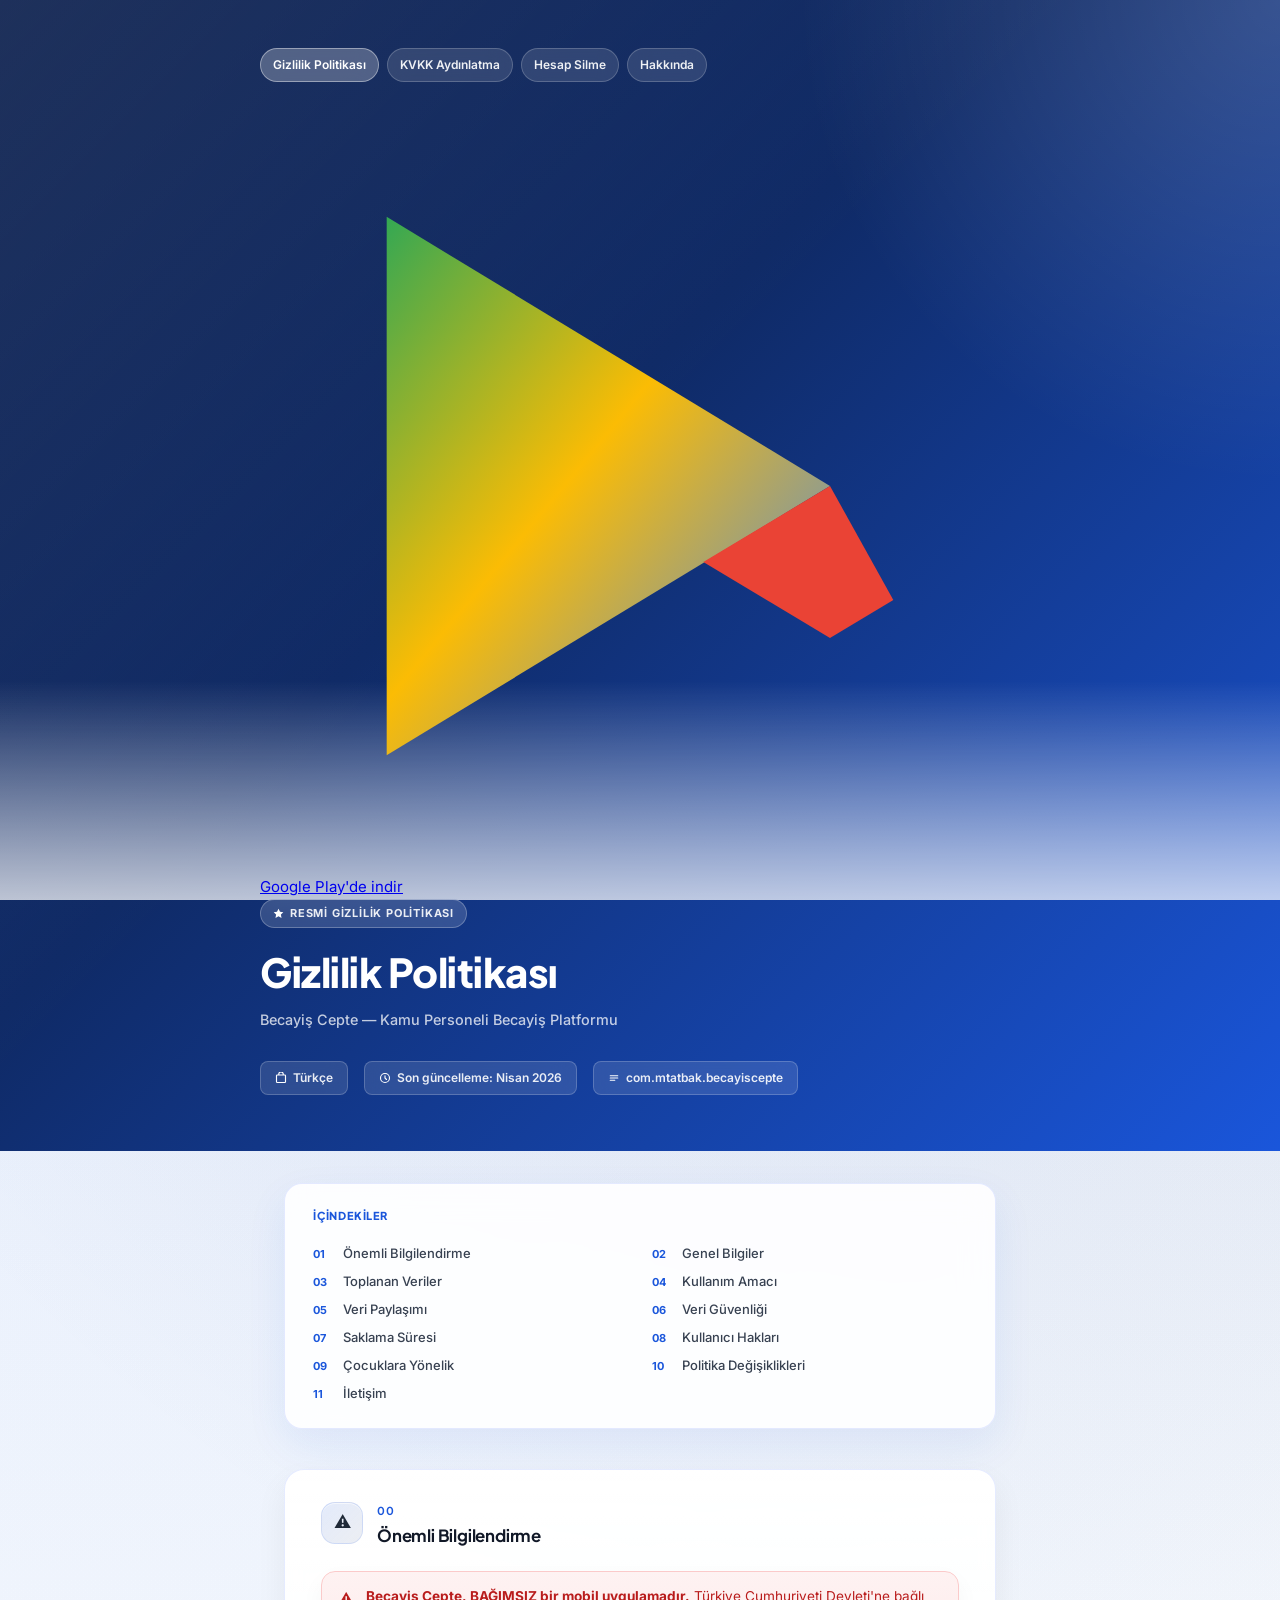
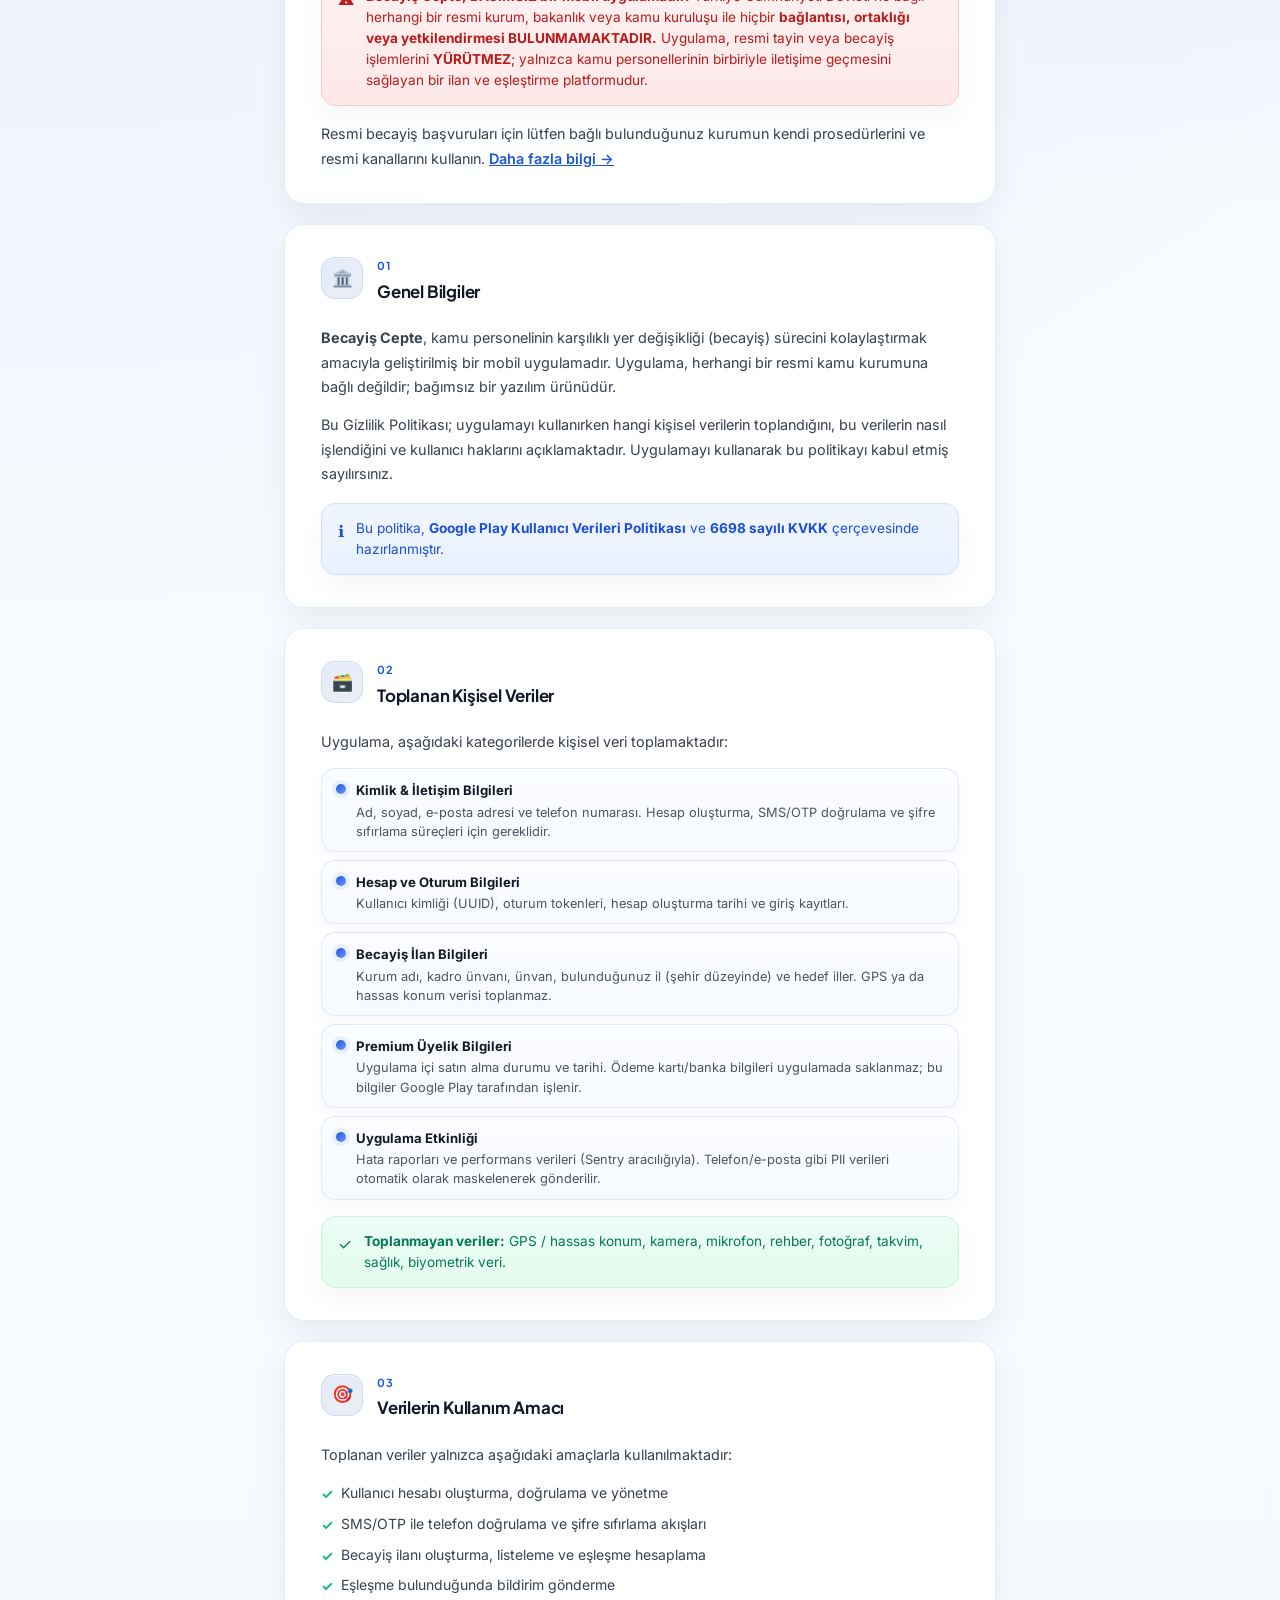
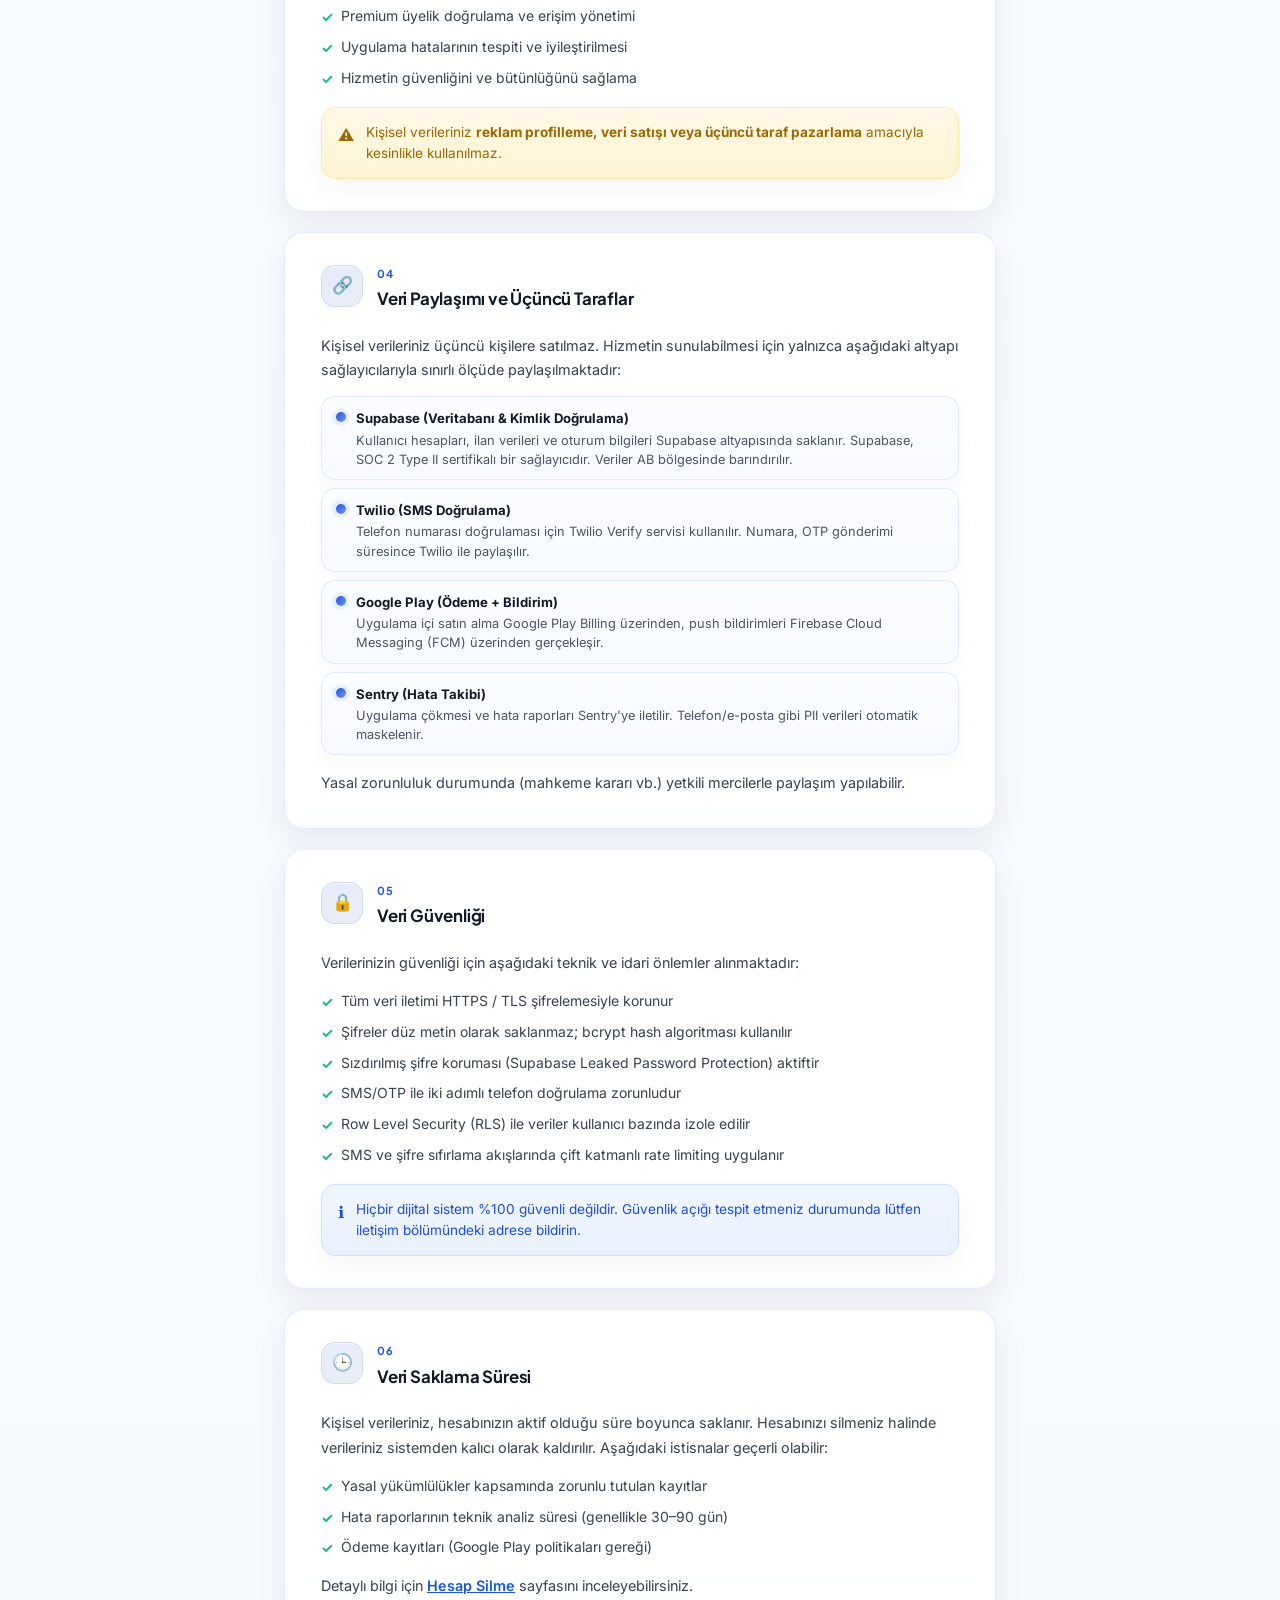
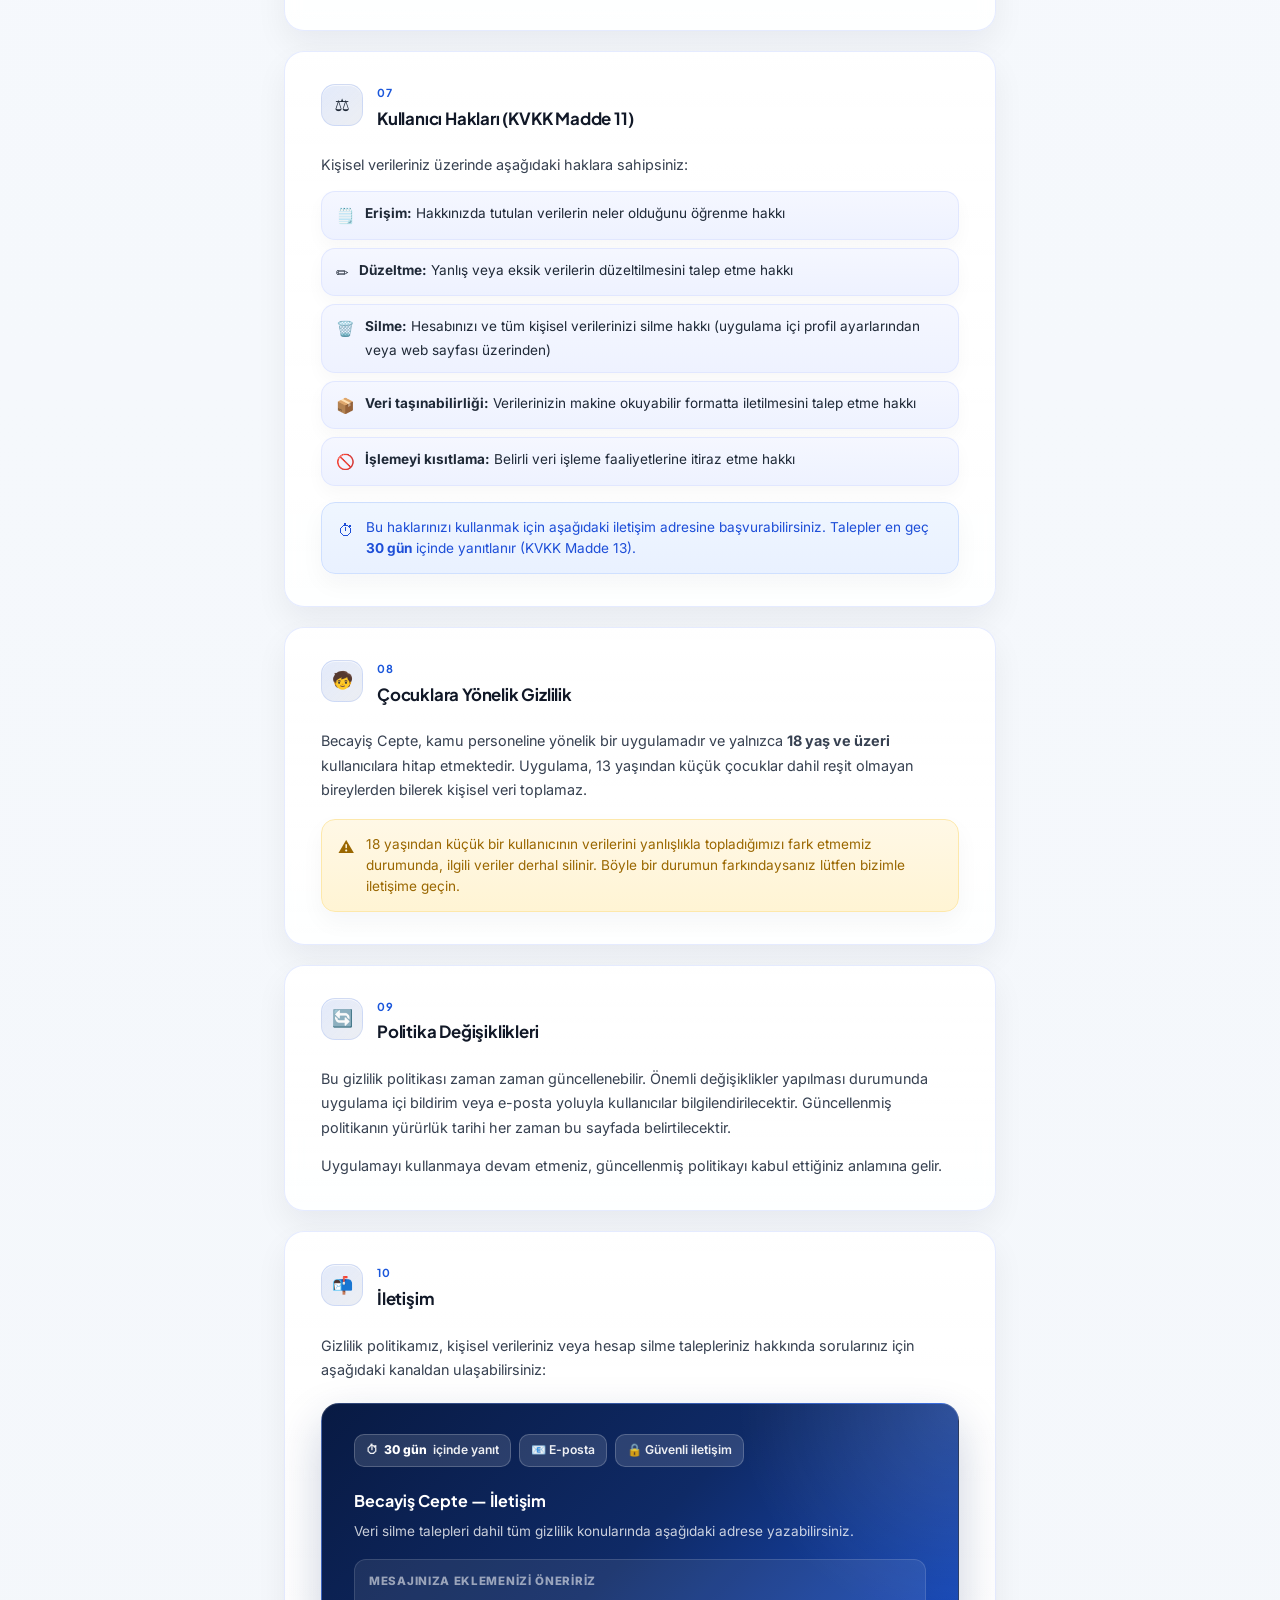
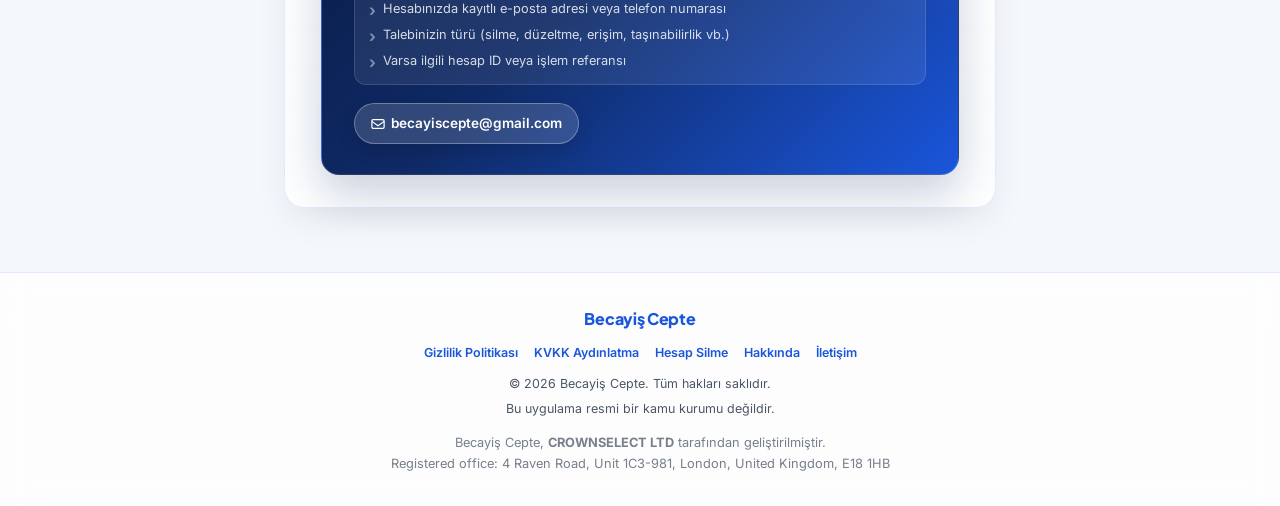
<file: index.html>
<!DOCTYPE html>
<html lang="tr">
<head>
  <meta charset="UTF-8" />
  <meta name="viewport" content="width=device-width, initial-scale=1.0" />
  <meta name="theme-color" content="#0F2A66" />
  <title>Gizlilik Politikası | Becayiş Cepte</title>
  <meta name="description" content="Becayiş Cepte uygulamasının gizlilik politikası. Kişisel verilerinizin nasıl toplandığını, kullanıldığını ve korunduğunu öğrenin." />
  <meta name="robots" content="index, follow" />
  <meta name="author" content="Becayiş Cepte" />
  <meta name="application-name" content="Becayiş Cepte" />
  <link rel="canonical" href="https://becayiscepte.vercel.app/gizlilik" />
  <meta property="og:locale" content="tr_TR" />
  <meta property="og:type" content="website" />
  <meta property="og:site_name" content="Becayiş Cepte" />
  <meta property="og:url" content="https://becayiscepte.vercel.app/gizlilik" />
  <meta property="og:title" content="Gizlilik Politikası | Becayiş Cepte" />
  <meta property="og:description" content="Becayiş Cepte uygulamasının gizlilik politikası. Kişisel verilerinizin nasıl toplandığını, kullanıldığını ve korunduğunu öğrenin." />
  <meta name="twitter:card" content="summary" />
  <meta name="twitter:title" content="Gizlilik Politikası | Becayiş Cepte" />
  <meta name="twitter:description" content="Becayiş Cepte uygulamasının gizlilik politikası. Kişisel verilerinizin nasıl toplandığını, kullanıldığını ve korunduğunu öğrenin." />
  <link rel="preconnect" href="https://fonts.googleapis.com" />
  <link rel="preconnect" href="https://fonts.gstatic.com" crossorigin />
  <link href="https://fonts.googleapis.com/css2?family=Inter:wght@400;500;600;700;800&family=Plus+Jakarta+Sans:wght@500;600;700;800&display=swap" rel="stylesheet" />
  <link rel="icon" href="/favicon.svg" type="image/svg+xml" />
  <link rel="stylesheet" href="/style.css" />
</head>
<body>

  <!-- HEADER -->
  <header>
    <div class="header-inner">
      <nav class="topnav" aria-label="Sayfalar">
        <a href="/gizlilik" class="active">Gizlilik Politikası</a>
        <a href="/kvkk">KVKK Aydınlatma</a>
        <a href="/hesap-sil">Hesap Silme</a>
        <a href="/hakkinda">Hakkında</a>
      </nav>
      <div class="header-cta">
        <a class="store-badge" href="https://play.google.com/store/apps/details?id=com.mtatbak.becayiscepte" target="_blank" rel="noopener noreferrer" aria-label="Becayiş Cepte uygulamasını Google Play'den indir">
          <svg viewBox="0 0 24 24" aria-hidden="true" focusable="false">
            <defs>
              <linearGradient id="play-gradient-gizlilik" x1="0" y1="0" x2="1" y2="1">
                <stop offset="0%" stop-color="#34A853" />
                <stop offset="45%" stop-color="#FBBC04" />
                <stop offset="100%" stop-color="#4285F4" />
              </linearGradient>
            </defs>
            <path d="M4 3.5v17l14-8.5-14-8.5z" fill="url(#play-gradient-gizlilik)" />
            <path d="M18 12l-4 2.4 4 2.4 2-1.2z" fill="#EA4335" />
          </svg>
          Google Play'de indir
        </a>
      </div>
      <div class="badge">
        <svg width="11" height="11" viewBox="0 0 16 16" fill="none"><path d="M8 1L10.2 5.5L15 6.2L11.5 9.6L12.4 14.4L8 12L3.6 14.4L4.5 9.6L1 6.2L5.8 5.5L8 1Z" fill="white"/></svg>
        Resmi Gizlilik Politikası
      </div>
      <h1>Gizlilik Politikası</h1>
      <p class="header-sub">Becayiş Cepte — Kamu Personeli Becayiş Platformu</p>
      <div class="header-meta">
        <div class="meta-chip">
          <svg width="12" height="12" viewBox="0 0 16 16" fill="none"><rect x="2" y="4" width="12" height="10" rx="1" stroke="white" stroke-width="1.5"/><path d="M5 4V3a3 3 0 016 0v1" stroke="white" stroke-width="1.5"/></svg>
          Türkçe
        </div>
        <div class="meta-chip">
          <svg width="12" height="12" viewBox="0 0 16 16" fill="none"><circle cx="8" cy="8" r="6" stroke="white" stroke-width="1.5"/><path d="M8 5v3l2 2" stroke="white" stroke-width="1.5" stroke-linecap="round"/></svg>
          Son güncelleme: Nisan 2026
        </div>
        <div class="meta-chip">
          <svg width="12" height="12" viewBox="0 0 16 16" fill="none"><path d="M3 8h10M3 5h10M3 11h6" stroke="white" stroke-width="1.5" stroke-linecap="round"/></svg>
          com.mtatbak.becayiscepte
        </div>
      </div>
    </div>
  </header>

  <!-- TOC -->
  <div class="toc-wrap">
    <nav class="toc" aria-label="İçindekiler">
      <div class="toc-title">İçindekiler</div>
      <ol>
        <li><a href="#section-0">Önemli Bilgilendirme</a></li>
        <li><a href="#section-1">Genel Bilgiler</a></li>
        <li><a href="#section-2">Toplanan Veriler</a></li>
        <li><a href="#section-3">Kullanım Amacı</a></li>
        <li><a href="#section-4">Veri Paylaşımı</a></li>
        <li><a href="#section-5">Veri Güvenliği</a></li>
        <li><a href="#section-6">Saklama Süresi</a></li>
        <li><a href="#section-7">Kullanıcı Hakları</a></li>
        <li><a href="#section-8">Çocuklara Yönelik</a></li>
        <li><a href="#section-9">Politika Değişiklikleri</a></li>
        <li><a href="#section-10">İletişim</a></li>
      </ol>
    </nav>
  </div>

  <!-- MAIN -->
  <main>

    <section class="section" id="section-0">
      <div class="section-header">
        <div class="section-icon">⚠️</div>
        <div class="section-title-group">
          <div class="section-num">00</div>
          <h2>Önemli Bilgilendirme</h2>
        </div>
      </div>
      <div class="callout callout-error">
        <span class="callout-icon">⚠️</span>
        <span>
          <strong>Becayiş Cepte, BAĞIMSIZ bir mobil uygulamadır.</strong> Türkiye Cumhuriyeti Devleti'ne bağlı herhangi bir resmi kurum, bakanlık veya kamu kuruluşu ile hiçbir <strong>bağlantısı, ortaklığı veya yetkilendirmesi BULUNMAMAKTADIR.</strong> Uygulama, resmi tayin veya becayiş işlemlerini <strong>YÜRÜTMEZ</strong>; yalnızca kamu personellerinin birbiriyle iletişime geçmesini sağlayan bir ilan ve eşleştirme platformudur.
        </span>
      </div>
      <p style="margin-top:1rem;">
        Resmi becayiş başvuruları için lütfen bağlı bulunduğunuz kurumun kendi prosedürlerini ve resmi kanallarını kullanın.
        <a href="/hakkinda" style="color:var(--primary);font-weight:600;">Daha fazla bilgi →</a>
      </p>
    </section>

    <section class="section" id="section-1">
      <div class="section-header">
        <div class="section-icon">🏛️</div>
        <div class="section-title-group">
          <div class="section-num">01</div>
          <h2>Genel Bilgiler</h2>
        </div>
      </div>
      <p>
        <strong>Becayiş Cepte</strong>, kamu personelinin karşılıklı yer değişikliği (becayiş) sürecini kolaylaştırmak amacıyla geliştirilmiş bir mobil uygulamadır. Uygulama, herhangi bir resmi kamu kurumuna bağlı değildir; bağımsız bir yazılım ürünüdür.
      </p>
      <p>
        Bu Gizlilik Politikası; uygulamayı kullanırken hangi kişisel verilerin toplandığını, bu verilerin nasıl işlendiğini ve kullanıcı haklarını açıklamaktadır. Uygulamayı kullanarak bu politikayı kabul etmiş sayılırsınız.
      </p>
      <div class="callout callout-info">
        <span class="callout-icon">ℹ️</span>
        <span>Bu politika, <strong>Google Play Kullanıcı Verileri Politikası</strong> ve <strong>6698 sayılı KVKK</strong> çerçevesinde hazırlanmıştır.</span>
      </div>
    </section>

    <section class="section" id="section-2">
      <div class="section-header">
        <div class="section-icon">🗃️</div>
        <div class="section-title-group">
          <div class="section-num">02</div>
          <h2>Toplanan Kişisel Veriler</h2>
        </div>
      </div>
      <p>Uygulama, aşağıdaki kategorilerde kişisel veri toplamaktadır:</p>

      <div class="data-grid">
        <div class="data-row">
          <div class="data-dot"></div>
          <div>
            <div class="data-label">Kimlik & İletişim Bilgileri</div>
            <div class="data-desc">Ad, soyad, e-posta adresi ve telefon numarası. Hesap oluşturma, SMS/OTP doğrulama ve şifre sıfırlama süreçleri için gereklidir.</div>
          </div>
        </div>
        <div class="data-row">
          <div class="data-dot"></div>
          <div>
            <div class="data-label">Hesap ve Oturum Bilgileri</div>
            <div class="data-desc">Kullanıcı kimliği (UUID), oturum tokenleri, hesap oluşturma tarihi ve giriş kayıtları.</div>
          </div>
        </div>
        <div class="data-row">
          <div class="data-dot"></div>
          <div>
            <div class="data-label">Becayiş İlan Bilgileri</div>
            <div class="data-desc">Kurum adı, kadro ünvanı, ünvan, bulunduğunuz il (şehir düzeyinde) ve hedef iller. GPS ya da hassas konum verisi toplanmaz.</div>
          </div>
        </div>
        <div class="data-row">
          <div class="data-dot"></div>
          <div>
            <div class="data-label">Premium Üyelik Bilgileri</div>
            <div class="data-desc">Uygulama içi satın alma durumu ve tarihi. Ödeme kartı/banka bilgileri uygulamada saklanmaz; bu bilgiler Google Play tarafından işlenir.</div>
          </div>
        </div>
        <div class="data-row">
          <div class="data-dot"></div>
          <div>
            <div class="data-label">Uygulama Etkinliği</div>
            <div class="data-desc">Hata raporları ve performans verileri (Sentry aracılığıyla). Telefon/e-posta gibi PII verileri otomatik olarak maskelenerek gönderilir.</div>
          </div>
        </div>
      </div>

      <div class="callout callout-success">
        <span class="callout-icon">✓</span>
        <span><strong>Toplanmayan veriler:</strong> GPS / hassas konum, kamera, mikrofon, rehber, fotoğraf, takvim, sağlık, biyometrik veri.</span>
      </div>
    </section>

    <section class="section" id="section-3">
      <div class="section-header">
        <div class="section-icon">🎯</div>
        <div class="section-title-group">
          <div class="section-num">03</div>
          <h2>Verilerin Kullanım Amacı</h2>
        </div>
      </div>
      <p>Toplanan veriler yalnızca aşağıdaki amaçlarla kullanılmaktadır:</p>
      <ul class="check-list">
        <li>Kullanıcı hesabı oluşturma, doğrulama ve yönetme</li>
        <li>SMS/OTP ile telefon doğrulama ve şifre sıfırlama akışları</li>
        <li>Becayiş ilanı oluşturma, listeleme ve eşleşme hesaplama</li>
        <li>Eşleşme bulunduğunda bildirim gönderme</li>
        <li>Premium üyelik doğrulama ve erişim yönetimi</li>
        <li>Uygulama hatalarının tespiti ve iyileştirilmesi</li>
        <li>Hizmetin güvenliğini ve bütünlüğünü sağlama</li>
      </ul>
      <div class="callout callout-amber">
        <span class="callout-icon">⚠️</span>
        <span>Kişisel verileriniz <strong>reklam profilleme, veri satışı veya üçüncü taraf pazarlama</strong> amacıyla kesinlikle kullanılmaz.</span>
      </div>
    </section>

    <section class="section" id="section-4">
      <div class="section-header">
        <div class="section-icon">🔗</div>
        <div class="section-title-group">
          <div class="section-num">04</div>
          <h2>Veri Paylaşımı ve Üçüncü Taraflar</h2>
        </div>
      </div>
      <p>Kişisel verileriniz üçüncü kişilere satılmaz. Hizmetin sunulabilmesi için yalnızca aşağıdaki altyapı sağlayıcılarıyla sınırlı ölçüde paylaşılmaktadır:</p>

      <div class="data-grid">
        <div class="data-row">
          <div class="data-dot"></div>
          <div>
            <div class="data-label">Supabase (Veritabanı & Kimlik Doğrulama)</div>
            <div class="data-desc">Kullanıcı hesapları, ilan verileri ve oturum bilgileri Supabase altyapısında saklanır. Supabase, SOC 2 Type II sertifikalı bir sağlayıcıdır. Veriler AB bölgesinde barındırılır.</div>
          </div>
        </div>
        <div class="data-row">
          <div class="data-dot"></div>
          <div>
            <div class="data-label">Twilio (SMS Doğrulama)</div>
            <div class="data-desc">Telefon numarası doğrulaması için Twilio Verify servisi kullanılır. Numara, OTP gönderimi süresince Twilio ile paylaşılır.</div>
          </div>
        </div>
        <div class="data-row">
          <div class="data-dot"></div>
          <div>
            <div class="data-label">Google Play (Ödeme + Bildirim)</div>
            <div class="data-desc">Uygulama içi satın alma Google Play Billing üzerinden, push bildirimleri Firebase Cloud Messaging (FCM) üzerinden gerçekleşir.</div>
          </div>
        </div>
        <div class="data-row">
          <div class="data-dot"></div>
          <div>
            <div class="data-label">Sentry (Hata Takibi)</div>
            <div class="data-desc">Uygulama çökmesi ve hata raporları Sentry'ye iletilir. Telefon/e-posta gibi PII verileri otomatik maskelenir.</div>
          </div>
        </div>
      </div>

      <p>Yasal zorunluluk durumunda (mahkeme kararı vb.) yetkili mercilerle paylaşım yapılabilir.</p>
    </section>

    <section class="section" id="section-5">
      <div class="section-header">
        <div class="section-icon">🔒</div>
        <div class="section-title-group">
          <div class="section-num">05</div>
          <h2>Veri Güvenliği</h2>
        </div>
      </div>
      <p>Verilerinizin güvenliği için aşağıdaki teknik ve idari önlemler alınmaktadır:</p>
      <ul class="check-list">
        <li>Tüm veri iletimi HTTPS / TLS şifrelemesiyle korunur</li>
        <li>Şifreler düz metin olarak saklanmaz; bcrypt hash algoritması kullanılır</li>
        <li>Sızdırılmış şifre koruması (Supabase Leaked Password Protection) aktiftir</li>
        <li>SMS/OTP ile iki adımlı telefon doğrulama zorunludur</li>
        <li>Row Level Security (RLS) ile veriler kullanıcı bazında izole edilir</li>
        <li>SMS ve şifre sıfırlama akışlarında çift katmanlı rate limiting uygulanır</li>
      </ul>
      <div class="callout callout-info">
        <span class="callout-icon">ℹ️</span>
        <span>Hiçbir dijital sistem %100 güvenli değildir. Güvenlik açığı tespit etmeniz durumunda lütfen iletişim bölümündeki adrese bildirin.</span>
      </div>
    </section>

    <section class="section" id="section-6">
      <div class="section-header">
        <div class="section-icon">🕒</div>
        <div class="section-title-group">
          <div class="section-num">06</div>
          <h2>Veri Saklama Süresi</h2>
        </div>
      </div>
      <p>
        Kişisel verileriniz, hesabınızın aktif olduğu süre boyunca saklanır. Hesabınızı silmeniz halinde verileriniz sistemden kalıcı olarak kaldırılır. Aşağıdaki istisnalar geçerli olabilir:
      </p>
      <ul class="check-list">
        <li>Yasal yükümlülükler kapsamında zorunlu tutulan kayıtlar</li>
        <li>Hata raporlarının teknik analiz süresi (genellikle 30–90 gün)</li>
        <li>Ödeme kayıtları (Google Play politikaları gereği)</li>
      </ul>
      <p style="margin-top:0.85rem;">
        Detaylı bilgi için <a href="/hesap-sil" style="color:var(--primary);font-weight:600;">Hesap Silme</a> sayfasını inceleyebilirsiniz.
      </p>
    </section>

    <section class="section" id="section-7">
      <div class="section-header">
        <div class="section-icon">⚖️</div>
        <div class="section-title-group">
          <div class="section-num">07</div>
          <h2>Kullanıcı Hakları (KVKK Madde 11)</h2>
        </div>
      </div>
      <p>Kişisel verileriniz üzerinde aşağıdaki haklara sahipsiniz:</p>
      <ul class="right-list">
        <li>
          <span class="icon">🗒️</span>
          <span><strong>Erişim:</strong> Hakkınızda tutulan verilerin neler olduğunu öğrenme hakkı</span>
        </li>
        <li>
          <span class="icon">✏️</span>
          <span><strong>Düzeltme:</strong> Yanlış veya eksik verilerin düzeltilmesini talep etme hakkı</span>
        </li>
        <li>
          <span class="icon">🗑️</span>
          <span><strong>Silme:</strong> Hesabınızı ve tüm kişisel verilerinizi silme hakkı (uygulama içi profil ayarlarından veya web sayfası üzerinden)</span>
        </li>
        <li>
          <span class="icon">📦</span>
          <span><strong>Veri taşınabilirliği:</strong> Verilerinizin makine okuyabilir formatta iletilmesini talep etme hakkı</span>
        </li>
        <li>
          <span class="icon">🚫</span>
          <span><strong>İşlemeyi kısıtlama:</strong> Belirli veri işleme faaliyetlerine itiraz etme hakkı</span>
        </li>
      </ul>
      <div class="callout callout-info" style="margin-top:1rem;">
        <span class="callout-icon">⏱</span>
        <span>Bu haklarınızı kullanmak için aşağıdaki iletişim adresine başvurabilirsiniz. Talepler en geç <strong>30 gün</strong> içinde yanıtlanır (KVKK Madde 13).</span>
      </div>
    </section>

    <section class="section" id="section-8">
      <div class="section-header">
        <div class="section-icon">🧒</div>
        <div class="section-title-group">
          <div class="section-num">08</div>
          <h2>Çocuklara Yönelik Gizlilik</h2>
        </div>
      </div>
      <p>
        Becayiş Cepte, kamu personeline yönelik bir uygulamadır ve yalnızca <strong>18 yaş ve üzeri</strong> kullanıcılara hitap etmektedir. Uygulama, 13 yaşından küçük çocuklar dahil reşit olmayan bireylerden bilerek kişisel veri toplamaz.
      </p>
      <div class="callout callout-amber">
        <span class="callout-icon">⚠️</span>
        <span>18 yaşından küçük bir kullanıcının verilerini yanlışlıkla topladığımızı fark etmemiz durumunda, ilgili veriler derhal silinir. Böyle bir durumun farkındaysanız lütfen bizimle iletişime geçin.</span>
      </div>
    </section>

    <section class="section" id="section-9">
      <div class="section-header">
        <div class="section-icon">🔄</div>
        <div class="section-title-group">
          <div class="section-num">09</div>
          <h2>Politika Değişiklikleri</h2>
        </div>
      </div>
      <p>
        Bu gizlilik politikası zaman zaman güncellenebilir. Önemli değişiklikler yapılması durumunda uygulama içi bildirim veya e-posta yoluyla kullanıcılar bilgilendirilecektir. Güncellenmiş politikanın yürürlük tarihi her zaman bu sayfada belirtilecektir.
      </p>
      <p>
        Uygulamayı kullanmaya devam etmeniz, güncellenmiş politikayı kabul ettiğiniz anlamına gelir.
      </p>
    </section>

    <section class="section" id="section-10">
      <div class="section-header">
        <div class="section-icon">📬</div>
        <div class="section-title-group">
          <div class="section-num">10</div>
          <h2>İletişim</h2>
        </div>
      </div>
      <p>
        Gizlilik politikamız, kişisel verileriniz veya hesap silme talepleriniz hakkında sorularınız için aşağıdaki kanaldan ulaşabilirsiniz:
      </p>
      <div class="contact-card">
        <div class="contact-stats">
          <div class="contact-stat">⏱ <span class="stat-val">30 gün</span> içinde yanıt</div>
          <div class="contact-stat">📧 E-posta</div>
          <div class="contact-stat">🔒 Güvenli iletişim</div>
        </div>
        <h3>Becayiş Cepte — İletişim</h3>
        <p>Veri silme talepleri dahil tüm gizlilik konularında aşağıdaki adrese yazabilirsiniz.</p>
        <div class="contact-tips">
          <div class="contact-tips-title">Mesajınıza eklemenizi öneririz</div>
          <ul>
            <li>Hesabınızda kayıtlı e-posta adresi veya telefon numarası</li>
            <li>Talebinizin türü (silme, düzeltme, erişim, taşınabilirlik vb.)</li>
            <li>Varsa ilgili hesap ID veya işlem referansı</li>
          </ul>
        </div>
        <a class="contact-link" href="mailto:becayiscepte@gmail.com">
          <svg width="14" height="14" viewBox="0 0 16 16" fill="none"><rect x="1" y="3" width="14" height="10" rx="1.5" stroke="white" stroke-width="1.4"/><path d="M1 5l7 5 7-5" stroke="white" stroke-width="1.4"/></svg>
          becayiscepte@gmail.com
        </a>
      </div>
    </section>

  </main>

  <footer>
    <div class="footer-inner">
      <div class="footer-logo">Becayiş Cepte</div>
      <div class="footer-links">
        <a href="/gizlilik">Gizlilik Politikası</a>
        <a href="/kvkk">KVKK Aydınlatma</a>
        <a href="/hesap-sil">Hesap Silme</a>
        <a href="/hakkinda">Hakkında</a>
        <a href="mailto:becayiscepte@gmail.com">İletişim</a>
      </div>
      <p>© 2026 Becayiş Cepte. Tüm hakları saklıdır.</p>
      <p style="margin-top:4px;">Bu uygulama resmi bir kamu kurumu değildir.</p>
      <p style="margin-top:14px; font-size:0.8rem; opacity:0.75; line-height:1.6;">
        Becayiş Cepte, <strong style="opacity:1;">CROWNSELECT LTD</strong> tarafından geliştirilmiştir.<br/>
        Registered office: 4 Raven Road, Unit 1C3-981, London, United Kingdom, E18 1HB
      </p>
    </div>
  </footer>

</body>
</html>
</file>
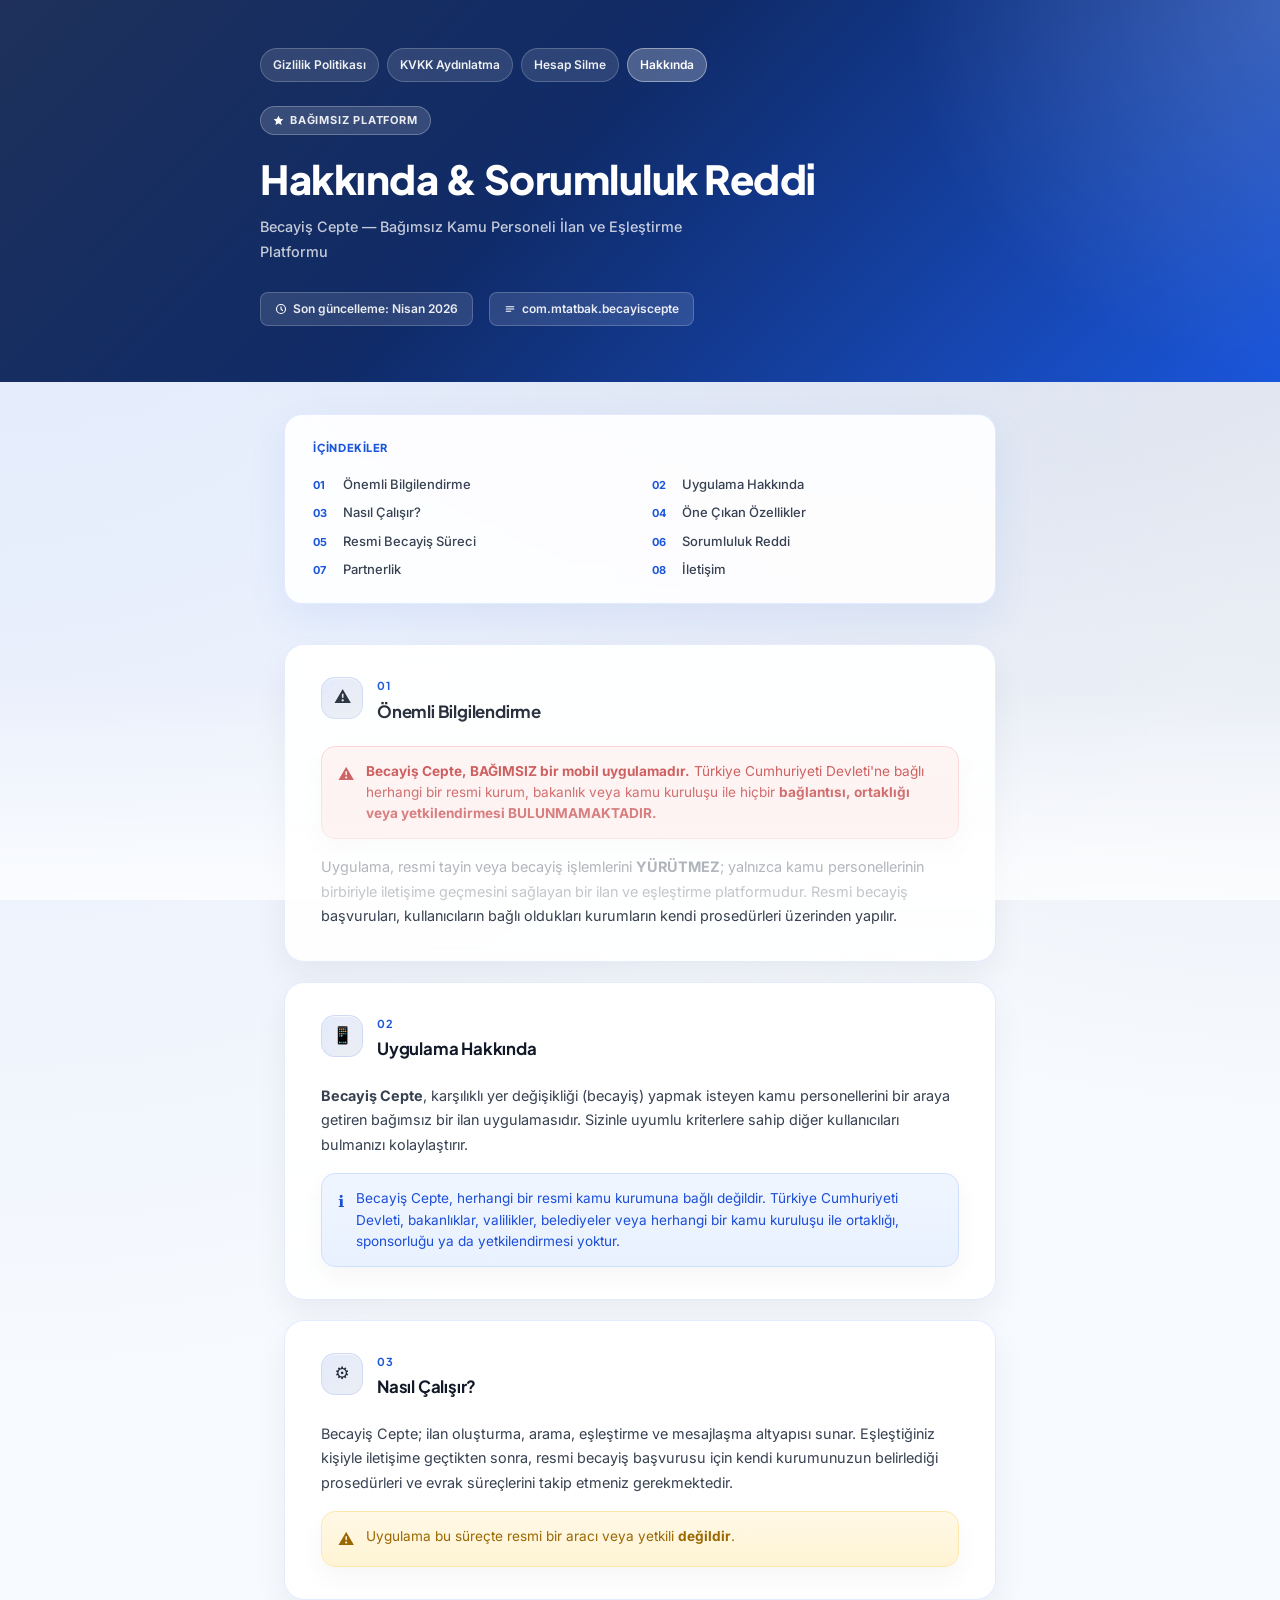
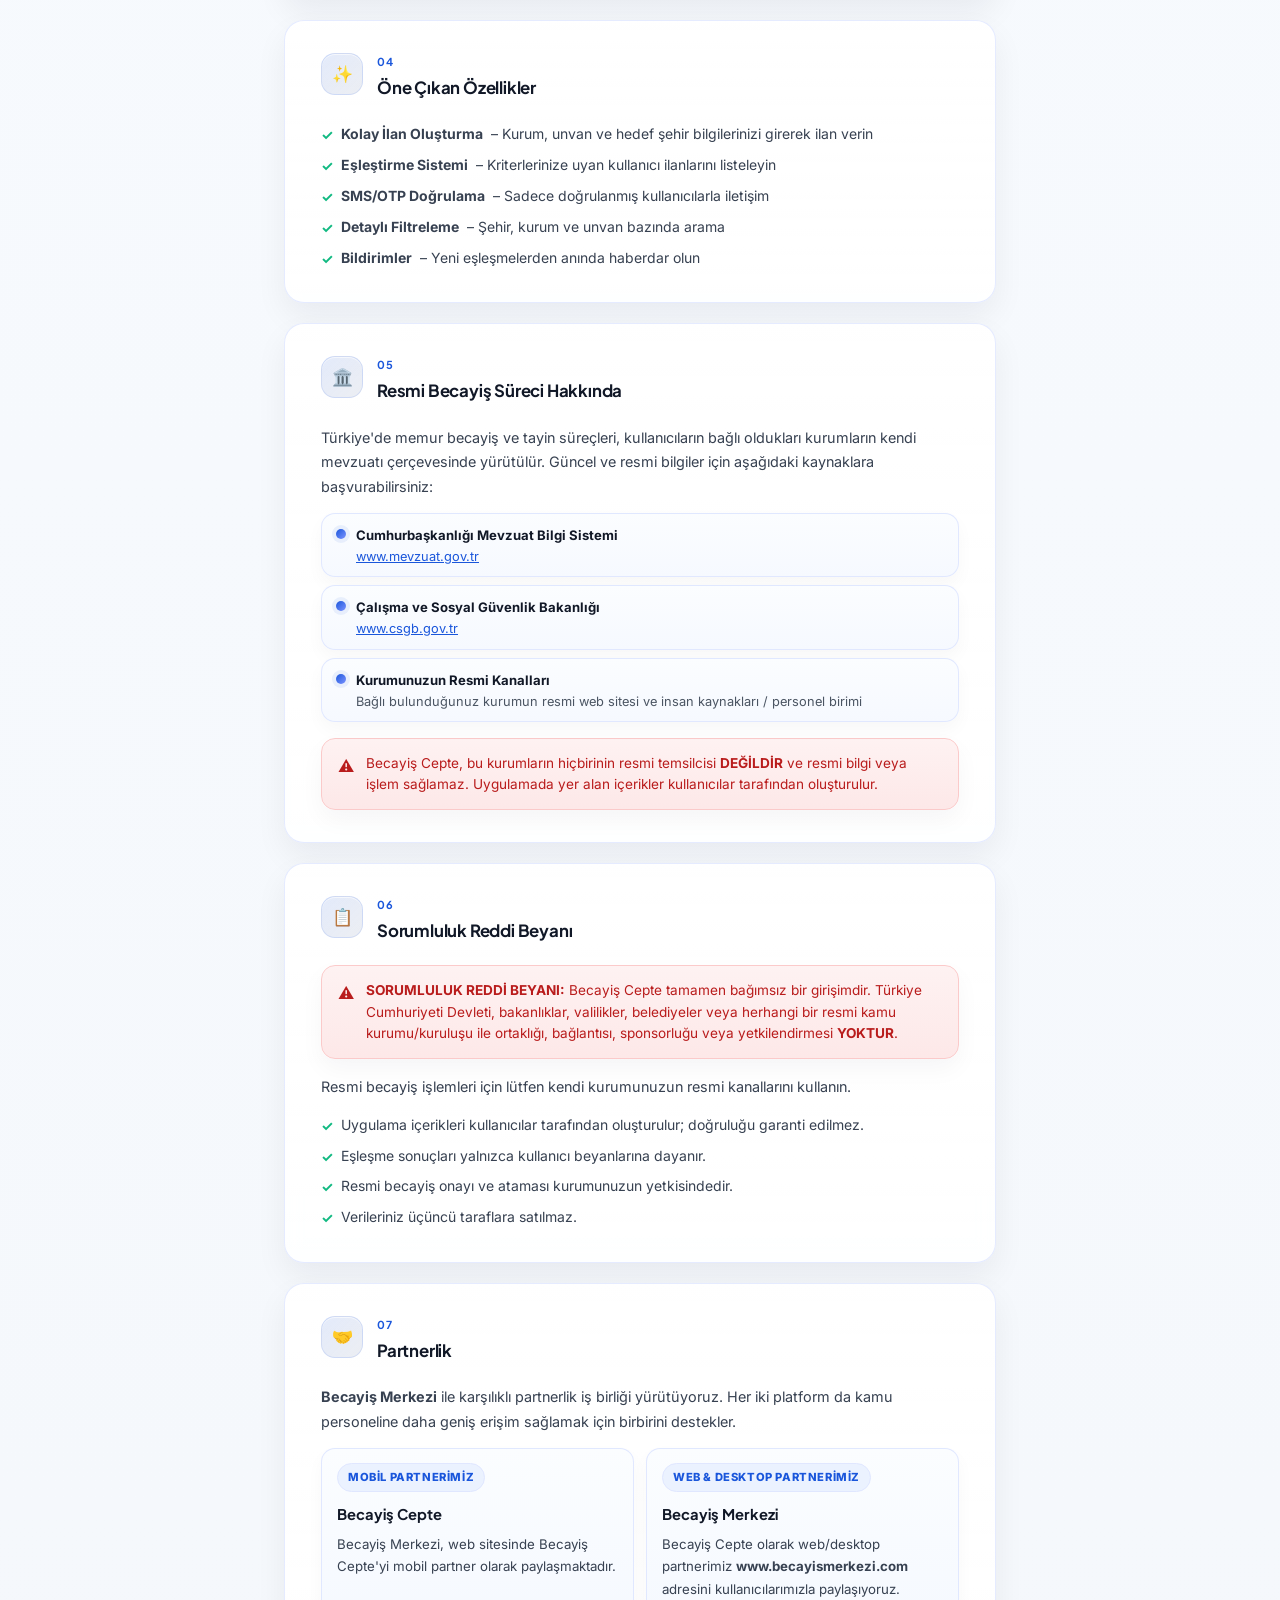
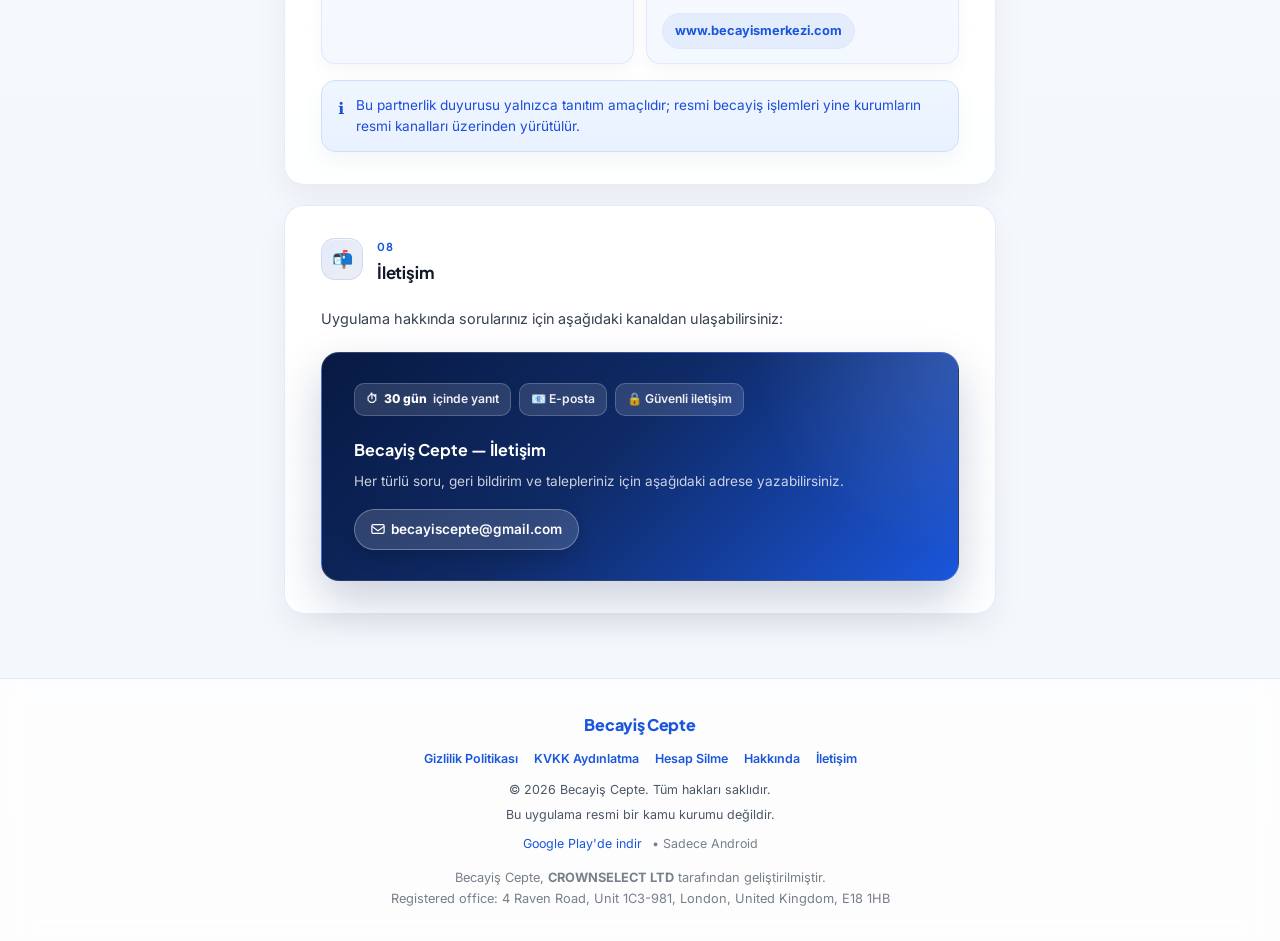
<file: hakkinda.html>
<!DOCTYPE html>
<html lang="tr">
<head>
  <meta charset="UTF-8" />
  <meta name="viewport" content="width=device-width, initial-scale=1.0" />
  <meta name="theme-color" content="#0F2A66" />
  <title>Hakkında & Sorumluluk Reddi | Becayiş Cepte</title>
  <meta name="description" content="Becayiş Cepte bağımsız bir ilan ve eşleştirme platformudur. Hiçbir resmi kamu kurumu veya bakanlıkla bağlantısı bulunmamaktadır." />
  <link rel="preconnect" href="https://fonts.googleapis.com" />
  <link rel="preconnect" href="https://fonts.gstatic.com" crossorigin />
  <link href="https://fonts.googleapis.com/css2?family=Inter:wght@400;500;600;700;800&family=Plus+Jakarta+Sans:wght@500;600;700;800&display=swap" rel="stylesheet" />
  <link rel="icon" href="/favicon.svg" type="image/svg+xml" />
  <link rel="stylesheet" href="/style.css" />
</head>
<body>

  <header>
    <div class="header-inner">
      <nav class="topnav" aria-label="Sayfalar">
        <a href="/gizlilik">Gizlilik Politikası</a>
        <a href="/kvkk">KVKK Aydınlatma</a>
        <a href="/hesap-sil">Hesap Silme</a>
        <a href="/hakkinda" class="active">Hakkında</a>
      </nav>
      <div class="badge">
        <svg width="11" height="11" viewBox="0 0 16 16" fill="none"><path d="M8 1L10.2 5.5L15 6.2L11.5 9.6L12.4 14.4L8 12L3.6 14.4L4.5 9.6L1 6.2L5.8 5.5L8 1Z" fill="white"/></svg>
        Bağımsız Platform
      </div>
      <h1>Hakkında &amp; Sorumluluk Reddi</h1>
      <p class="header-sub">Becayiş Cepte — Bağımsız Kamu Personeli İlan ve Eşleştirme Platformu</p>
      <div class="header-meta">
        <div class="meta-chip">
          <svg width="12" height="12" viewBox="0 0 16 16" fill="none"><circle cx="8" cy="8" r="6" stroke="white" stroke-width="1.5"/><path d="M8 5v3l2 2" stroke="white" stroke-width="1.5" stroke-linecap="round"/></svg>
          Son güncelleme: Nisan 2026
        </div>
        <div class="meta-chip">
          <svg width="12" height="12" viewBox="0 0 16 16" fill="none"><path d="M3 8h10M3 5h10M3 11h6" stroke="white" stroke-width="1.5" stroke-linecap="round"/></svg>
          com.mtatbak.becayiscepte
        </div>
      </div>
    </div>
  </header>

  <div class="toc-wrap">
    <nav class="toc" aria-label="İçindekiler">
      <div class="toc-title">İçindekiler</div>
      <ol>
        <li><a href="#h-1">Önemli Bilgilendirme</a></li>
        <li><a href="#h-2">Uygulama Hakkında</a></li>
        <li><a href="#h-3">Nasıl Çalışır?</a></li>
        <li><a href="#h-4">Öne Çıkan Özellikler</a></li>
        <li><a href="#h-5">Resmi Becayiş Süreci</a></li>
        <li><a href="#h-6">Sorumluluk Reddi</a></li>
        <li><a href="#h-7">Partnerlik</a></li>
        <li><a href="#h-8">İletişim</a></li>
      </ol>
    </nav>
  </div>

  <main>

    <section class="section section-warning" id="h-1">
      <div class="section-header">
        <div class="section-icon">⚠️</div>
        <div class="section-title-group">
          <div class="section-num">01</div>
          <h2>Önemli Bilgilendirme</h2>
        </div>
      </div>
      <div class="callout callout-error">
        <span class="callout-icon">⚠️</span>
        <span>
          <strong>Becayiş Cepte, BAĞIMSIZ bir mobil uygulamadır.</strong> Türkiye Cumhuriyeti Devleti'ne bağlı herhangi bir resmi kurum, bakanlık veya kamu kuruluşu ile hiçbir <strong>bağlantısı, ortaklığı veya yetkilendirmesi BULUNMAMAKTADIR.</strong>
        </span>
      </div>
      <p style="margin-top:1rem;">
        Uygulama, resmi tayin veya becayiş işlemlerini <strong>YÜRÜTMEZ</strong>; yalnızca kamu personellerinin birbiriyle iletişime geçmesini sağlayan bir ilan ve eşleştirme platformudur. Resmi becayiş başvuruları, kullanıcıların bağlı oldukları kurumların kendi prosedürleri üzerinden yapılır.
      </p>
    </section>

    <section class="section" id="h-2">
      <div class="section-header">
        <div class="section-icon">📱</div>
        <div class="section-title-group">
          <div class="section-num">02</div>
          <h2>Uygulama Hakkında</h2>
        </div>
      </div>
      <p>
        <strong>Becayiş Cepte</strong>, karşılıklı yer değişikliği (becayiş) yapmak isteyen kamu personellerini bir araya getiren bağımsız bir ilan uygulamasıdır. Sizinle uyumlu kriterlere sahip diğer kullanıcıları bulmanızı kolaylaştırır.
      </p>
      <div class="callout callout-info">
        <span class="callout-icon">ℹ️</span>
        <span>Becayiş Cepte, herhangi bir resmi kamu kurumuna bağlı değildir. Türkiye Cumhuriyeti Devleti, bakanlıklar, valilikler, belediyeler veya herhangi bir kamu kuruluşu ile ortaklığı, sponsorluğu ya da yetkilendirmesi yoktur.</span>
      </div>
    </section>

    <section class="section" id="h-3">
      <div class="section-header">
        <div class="section-icon">⚙️</div>
        <div class="section-title-group">
          <div class="section-num">03</div>
          <h2>Nasıl Çalışır?</h2>
        </div>
      </div>
      <p>
        Becayiş Cepte; ilan oluşturma, arama, eşleştirme ve mesajlaşma altyapısı sunar. Eşleştiğiniz kişiyle iletişime geçtikten sonra, resmi becayiş başvurusu için kendi kurumunuzun belirlediği prosedürleri ve evrak süreçlerini takip etmeniz gerekmektedir.
      </p>
      <div class="callout callout-amber">
        <span class="callout-icon">⚠️</span>
        <span>Uygulama bu süreçte resmi bir aracı veya yetkili <strong>değildir</strong>.</span>
      </div>
    </section>

    <section class="section" id="h-4">
      <div class="section-header">
        <div class="section-icon">✨</div>
        <div class="section-title-group">
          <div class="section-num">04</div>
          <h2>Öne Çıkan Özellikler</h2>
        </div>
      </div>
      <ul class="check-list">
        <li><strong>Kolay İlan Oluşturma</strong> – Kurum, unvan ve hedef şehir bilgilerinizi girerek ilan verin</li>
        <li><strong>Eşleştirme Sistemi</strong> – Kriterlerinize uyan kullanıcı ilanlarını listeleyin</li>
        <li><strong>SMS/OTP Doğrulama</strong> – Sadece doğrulanmış kullanıcılarla iletişim</li>
        <li><strong>Detaylı Filtreleme</strong> – Şehir, kurum ve unvan bazında arama</li>
        <li><strong>Bildirimler</strong> – Yeni eşleşmelerden anında haberdar olun</li>
      </ul>
    </section>

    <section class="section" id="h-5">
      <div class="section-header">
        <div class="section-icon">🏛️</div>
        <div class="section-title-group">
          <div class="section-num">05</div>
          <h2>Resmi Becayiş Süreci Hakkında</h2>
        </div>
      </div>
      <p>
        Türkiye'de memur becayiş ve tayin süreçleri, kullanıcıların bağlı oldukları kurumların kendi mevzuatı çerçevesinde yürütülür. Güncel ve resmi bilgiler için aşağıdaki kaynaklara başvurabilirsiniz:
      </p>
      <div class="data-grid">
        <div class="data-row">
          <div class="data-dot"></div>
          <div>
            <div class="data-label">Cumhurbaşkanlığı Mevzuat Bilgi Sistemi</div>
            <div class="data-desc"><a href="https://www.mevzuat.gov.tr" target="_blank" rel="noopener noreferrer" style="color:var(--primary);">www.mevzuat.gov.tr</a></div>
          </div>
        </div>
        <div class="data-row">
          <div class="data-dot"></div>
          <div>
            <div class="data-label">Çalışma ve Sosyal Güvenlik Bakanlığı</div>
            <div class="data-desc"><a href="https://www.csgb.gov.tr" target="_blank" rel="noopener noreferrer" style="color:var(--primary);">www.csgb.gov.tr</a></div>
          </div>
        </div>
        <div class="data-row">
          <div class="data-dot"></div>
          <div>
            <div class="data-label">Kurumunuzun Resmi Kanalları</div>
            <div class="data-desc">Bağlı bulunduğunuz kurumun resmi web sitesi ve insan kaynakları / personel birimi</div>
          </div>
        </div>
      </div>
      <div class="callout callout-error">
        <span class="callout-icon">⚠️</span>
        <span>Becayiş Cepte, bu kurumların hiçbirinin resmi temsilcisi <strong>DEĞİLDİR</strong> ve resmi bilgi veya işlem sağlamaz. Uygulamada yer alan içerikler kullanıcılar tarafından oluşturulur.</span>
      </div>
    </section>

    <section class="section" id="h-6">
      <div class="section-header">
        <div class="section-icon">📋</div>
        <div class="section-title-group">
          <div class="section-num">06</div>
          <h2>Sorumluluk Reddi Beyanı</h2>
        </div>
      </div>
      <div class="callout callout-error">
        <span class="callout-icon">⚠️</span>
        <span>
          <strong>SORUMLULUK REDDİ BEYANI:</strong> Becayiş Cepte tamamen bağımsız bir girişimdir. Türkiye Cumhuriyeti Devleti, bakanlıklar, valilikler, belediyeler veya herhangi bir resmi kamu kurumu/kuruluşu ile ortaklığı, bağlantısı, sponsorluğu veya yetkilendirmesi <strong>YOKTUR</strong>.
        </span>
      </div>
      <p style="margin-top:1rem;">
        Resmi becayiş işlemleri için lütfen kendi kurumunuzun resmi kanallarını kullanın.
      </p>
      <ul class="check-list" style="margin-top:0.75rem;">
        <li>Uygulama içerikleri kullanıcılar tarafından oluşturulur; doğruluğu garanti edilmez.</li>
        <li>Eşleşme sonuçları yalnızca kullanıcı beyanlarına dayanır.</li>
        <li>Resmi becayiş onayı ve ataması kurumunuzun yetkisindedir.</li>
        <li>Verileriniz üçüncü taraflara satılmaz.</li>
      </ul>
    </section>

    <section class="section" id="h-7">
      <div class="section-header">
        <div class="section-icon">🤝</div>
        <div class="section-title-group">
          <div class="section-num">07</div>
          <h2>Partnerlik</h2>
        </div>
      </div>
      <p>
        <strong>Becayiş Merkezi</strong> ile karşılıklı partnerlik iş birliği yürütüyoruz. Her iki platform da kamu personeline daha geniş erişim sağlamak için birbirini destekler.
      </p>
      <div class="partner-grid">
        <article class="partner-card">
          <div class="partner-chip">Mobil Partnerimiz</div>
          <h3>Becayiş Cepte</h3>
          <p>Becayiş Merkezi, web sitesinde Becayiş Cepte'yi mobil partner olarak paylaşmaktadır.</p>
        </article>
        <article class="partner-card">
          <div class="partner-chip">Web &amp; Desktop Partnerimiz</div>
          <h3>Becayiş Merkezi</h3>
          <p>Becayiş Cepte olarak web/desktop partnerimiz <strong>www.becayismerkezi.com</strong> adresini kullanıcılarımızla paylaşıyoruz.</p>
          <a href="https://www.becayismerkezi.com" target="_blank" rel="noopener noreferrer" class="partner-link">www.becayismerkezi.com</a>
        </article>
      </div>
      <div class="callout callout-info">
        <span class="callout-icon">ℹ️</span>
        <span>Bu partnerlik duyurusu yalnızca tanıtım amaçlıdır; resmi becayiş işlemleri yine kurumların resmi kanalları üzerinden yürütülür.</span>
      </div>
    </section>

    <section class="section" id="h-8">
      <div class="section-header">
        <div class="section-icon">📬</div>
        <div class="section-title-group">
          <div class="section-num">08</div>
          <h2>İletişim</h2>
        </div>
      </div>
      <p>
        Uygulama hakkında sorularınız için aşağıdaki kanaldan ulaşabilirsiniz:
      </p>
      <div class="contact-card">
        <div class="contact-stats">
          <div class="contact-stat">⏱ <span class="stat-val">30 gün</span> içinde yanıt</div>
          <div class="contact-stat">📧 E-posta</div>
          <div class="contact-stat">🔒 Güvenli iletişim</div>
        </div>
        <h3>Becayiş Cepte — İletişim</h3>
        <p>Her türlü soru, geri bildirim ve talepleriniz için aşağıdaki adrese yazabilirsiniz.</p>
        <a class="contact-link" href="mailto:becayiscepte@gmail.com">
          <svg width="14" height="14" viewBox="0 0 16 16" fill="none"><rect x="1" y="3" width="14" height="10" rx="1.5" stroke="white" stroke-width="1.4"/><path d="M1 5l7 5 7-5" stroke="white" stroke-width="1.4"/></svg>
          becayiscepte@gmail.com
        </a>
      </div>
    </section>

  </main>

  <footer>
    <div class="footer-inner">
      <div class="footer-logo">Becayiş Cepte</div>
      <div class="footer-links">
        <a href="/gizlilik">Gizlilik Politikası</a>
        <a href="/kvkk">KVKK Aydınlatma</a>
        <a href="/hesap-sil">Hesap Silme</a>
        <a href="/hakkinda">Hakkında</a>
        <a href="mailto:becayiscepte@gmail.com">İletişim</a>
      </div>
      <p>© 2026 Becayiş Cepte. Tüm hakları saklıdır.</p>
      <p style="margin-top:4px;">Bu uygulama resmi bir kamu kurumu değildir.</p>
      <p style="margin-top:8px;">
        <a href="https://play.google.com/store/apps/details?id=com.mtatbak.becayiscepte" target="_blank" rel="noopener noreferrer">Google Play'de indir</a>
        <span style="margin-left:6px; opacity:0.75;">• Sadece Android</span>
      </p>
      <p style="margin-top:14px; font-size:0.8rem; opacity:0.75; line-height:1.6;">
        Becayiş Cepte, <strong style="opacity:1;">CROWNSELECT LTD</strong> tarafından geliştirilmiştir.<br/>
        Registered office: 4 Raven Road, Unit 1C3-981, London, United Kingdom, E18 1HB
      </p>
    </div>
  </footer>

</body>
</html>
</file>
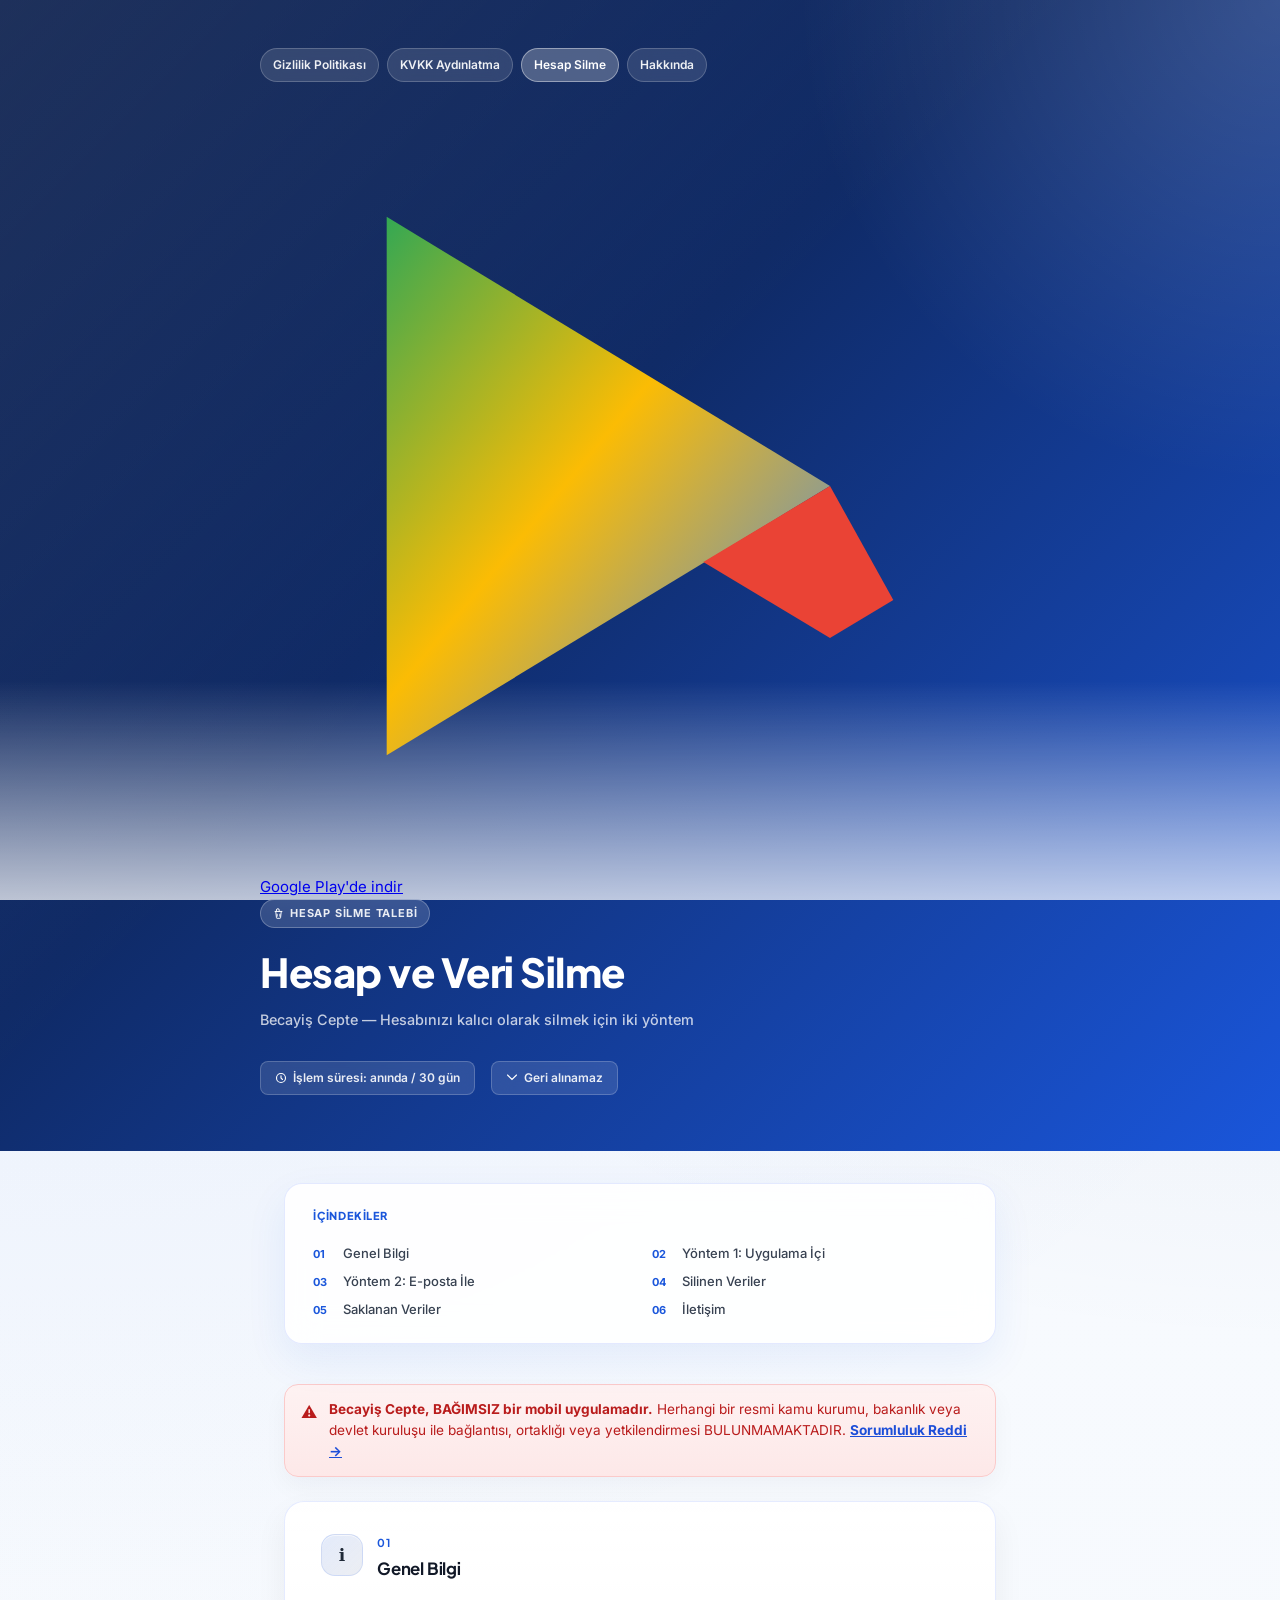
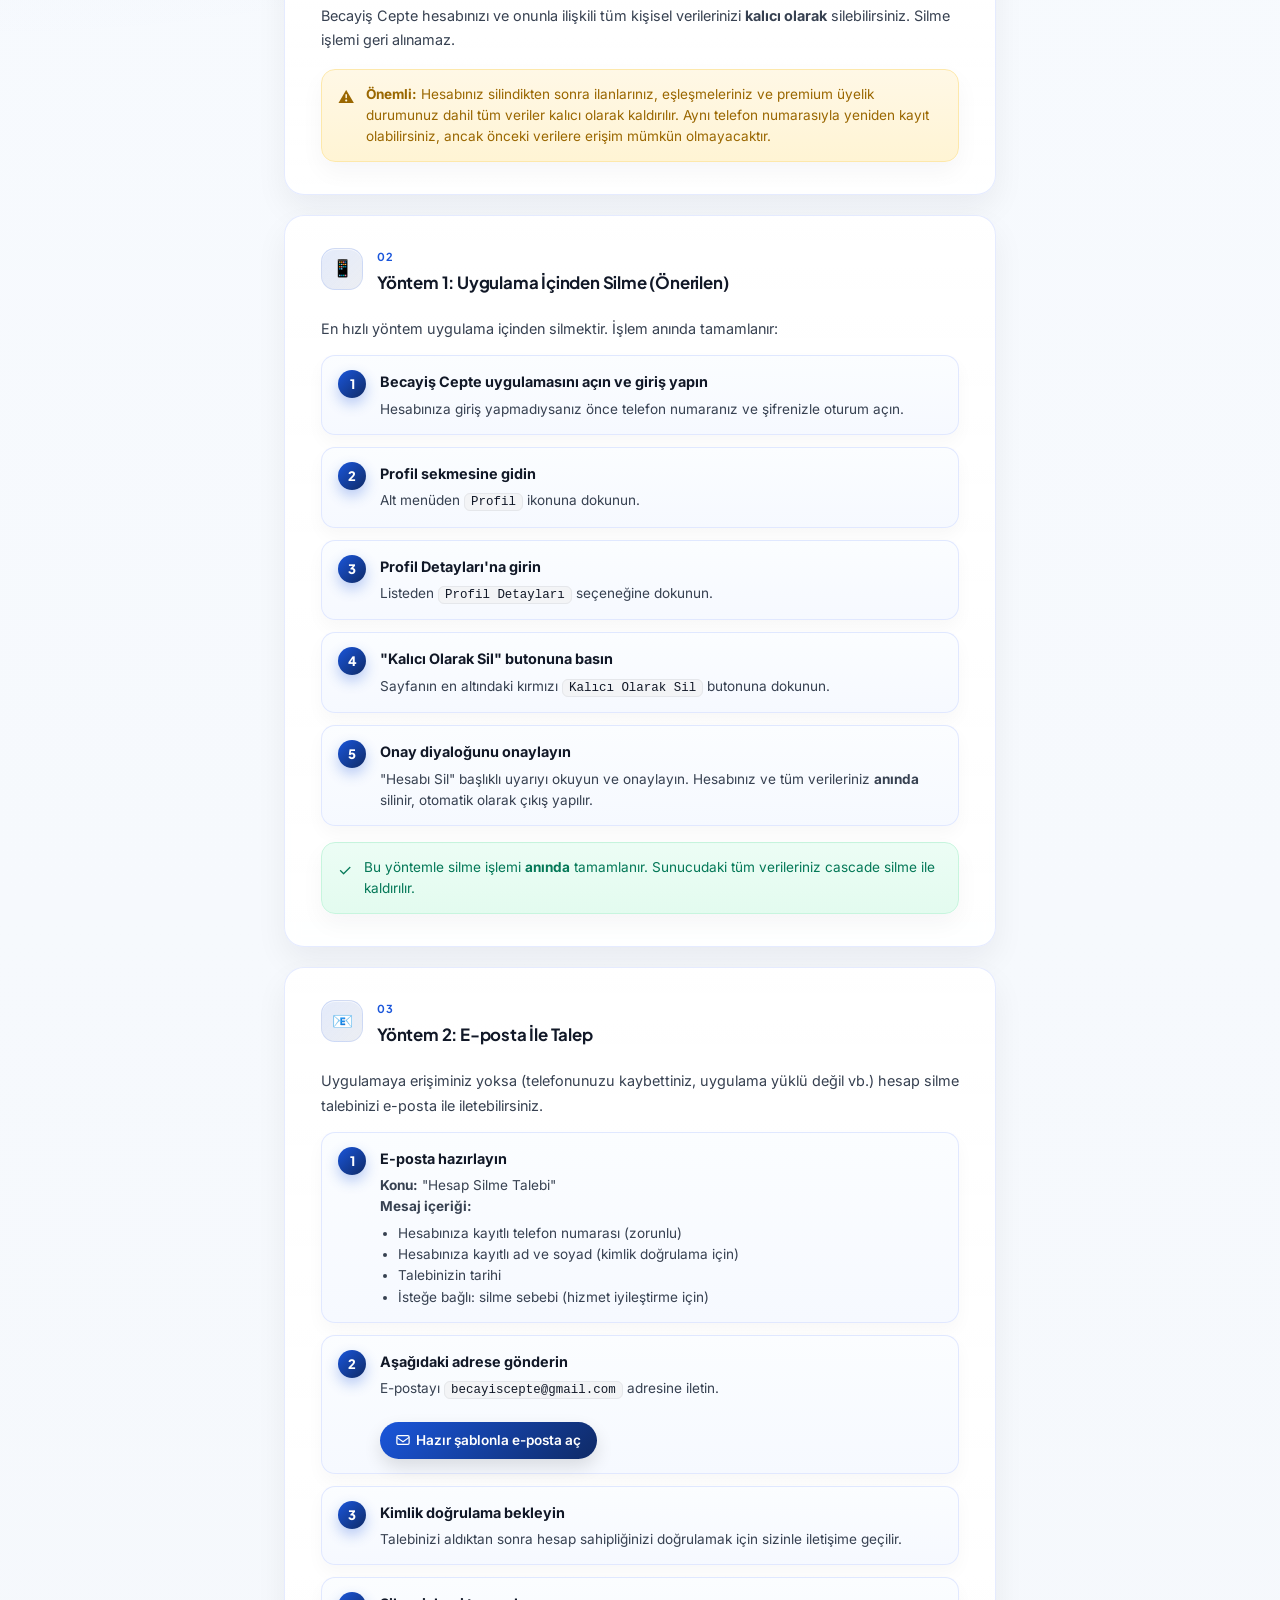
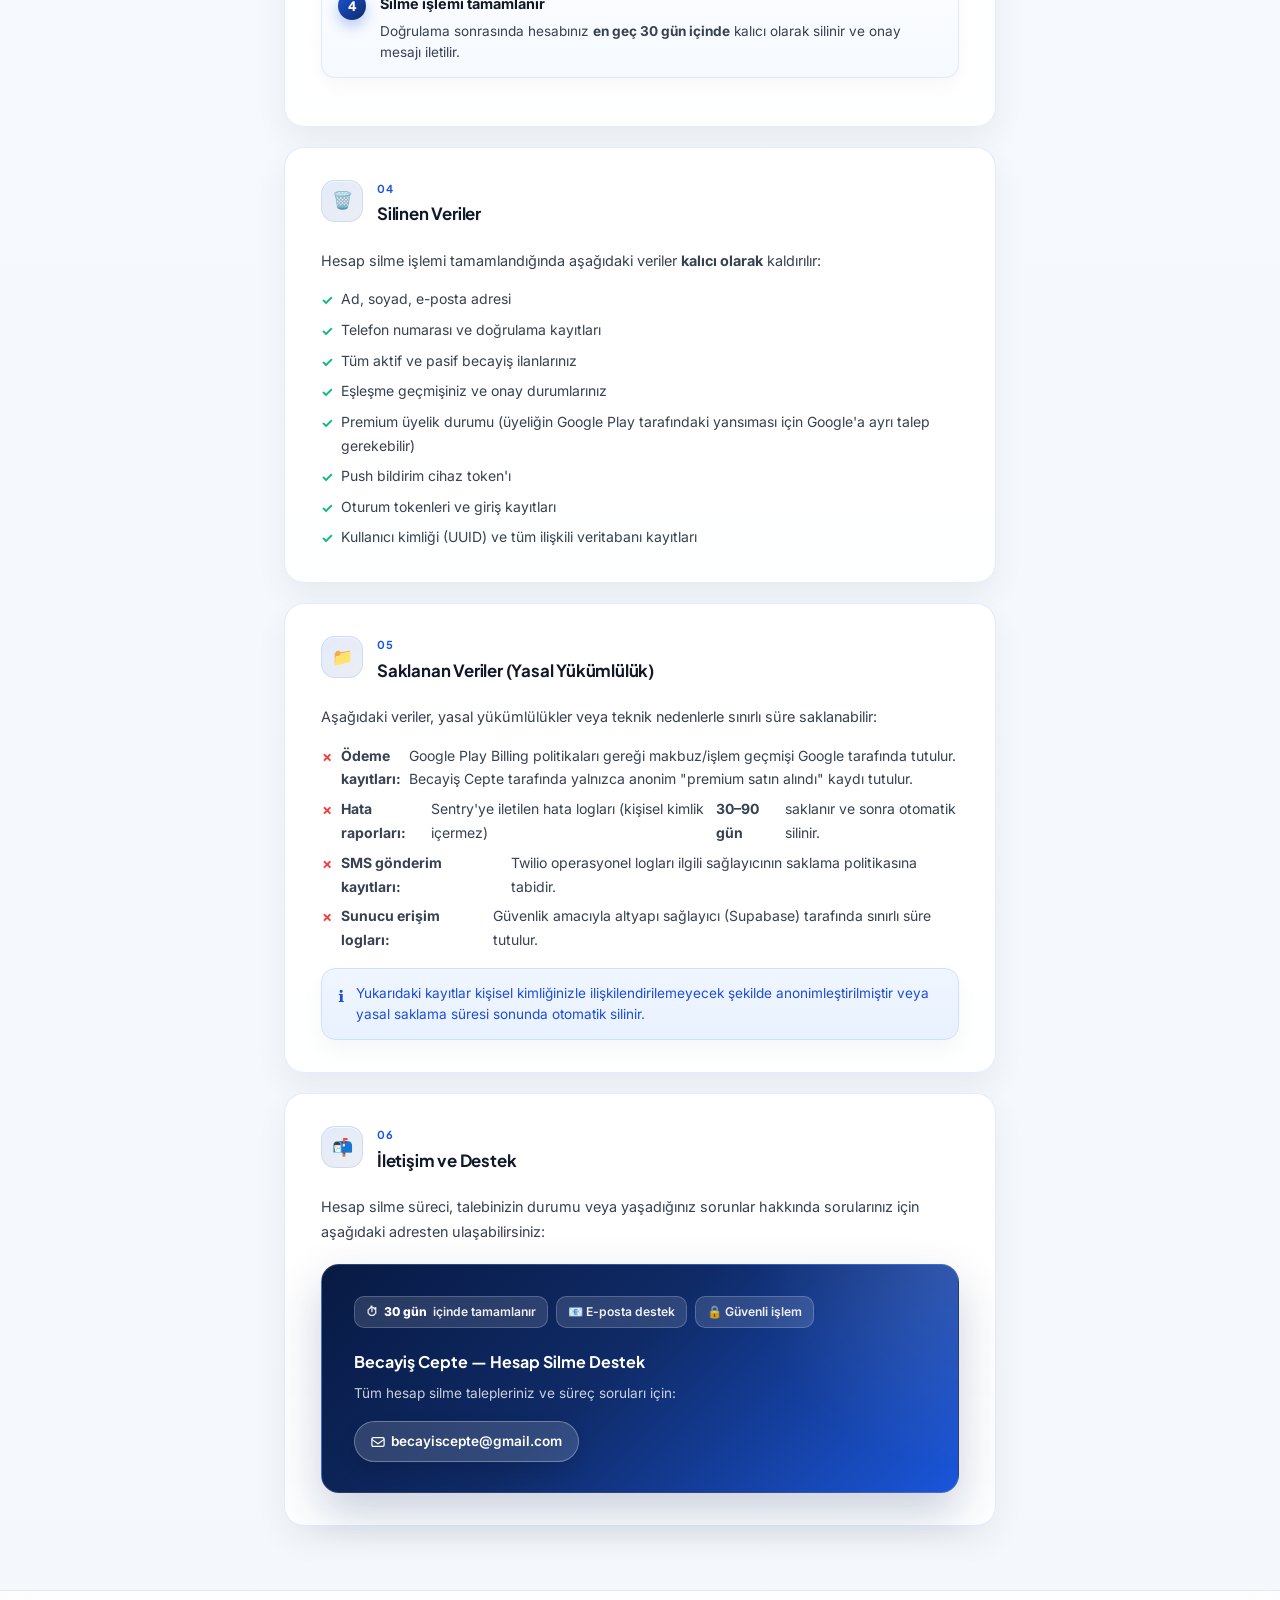
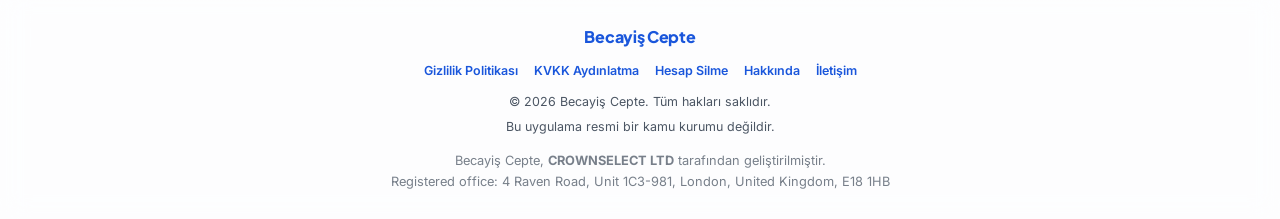
<file: hesap-sil.html>
<!DOCTYPE html>
<html lang="tr">
<head>
  <meta charset="UTF-8" />
  <meta name="viewport" content="width=device-width, initial-scale=1.0" />
  <meta name="theme-color" content="#0F2A66" />
  <title>Hesap Silme | Becayiş Cepte</title>
  <meta name="description" content="Becayiş Cepte hesabınızı ve tüm kişisel verilerinizi nasıl silebileceğinizi öğrenin." />
  <meta name="robots" content="index, follow" />
  <meta name="author" content="Becayiş Cepte" />
  <meta name="application-name" content="Becayiş Cepte" />
  <link rel="canonical" href="https://becayiscepte.vercel.app/hesap-sil" />
  <meta property="og:locale" content="tr_TR" />
  <meta property="og:type" content="website" />
  <meta property="og:site_name" content="Becayiş Cepte" />
  <meta property="og:url" content="https://becayiscepte.vercel.app/hesap-sil" />
  <meta property="og:title" content="Hesap Silme | Becayiş Cepte" />
  <meta property="og:description" content="Becayiş Cepte hesabınızı ve tüm kişisel verilerinizi nasıl silebileceğinizi öğrenin." />
  <meta name="twitter:card" content="summary" />
  <meta name="twitter:title" content="Hesap Silme | Becayiş Cepte" />
  <meta name="twitter:description" content="Becayiş Cepte hesabınızı ve tüm kişisel verilerinizi nasıl silebileceğinizi öğrenin." />
  <link rel="preconnect" href="https://fonts.googleapis.com" />
  <link rel="preconnect" href="https://fonts.gstatic.com" crossorigin />
  <link href="https://fonts.googleapis.com/css2?family=Inter:wght@400;500;600;700;800&family=Plus+Jakarta+Sans:wght@500;600;700;800&display=swap" rel="stylesheet" />
  <link rel="icon" href="/favicon.svg" type="image/svg+xml" />
  <link rel="stylesheet" href="/style.css" />
</head>
<body>

  <header>
    <div class="header-inner">
      <nav class="topnav" aria-label="Sayfalar">
        <a href="/gizlilik">Gizlilik Politikası</a>
        <a href="/kvkk">KVKK Aydınlatma</a>
        <a href="/hesap-sil" class="active">Hesap Silme</a>
        <a href="/hakkinda">Hakkında</a>
      </nav>
      <div class="header-cta">
        <a class="store-badge" href="https://play.google.com/store/apps/details?id=com.mtatbak.becayiscepte" target="_blank" rel="noopener noreferrer" aria-label="Becayiş Cepte uygulamasını Google Play'den indir">
          <svg viewBox="0 0 24 24" aria-hidden="true" focusable="false">
            <defs>
              <linearGradient id="play-gradient-hesap-sil" x1="0" y1="0" x2="1" y2="1">
                <stop offset="0%" stop-color="#34A853" />
                <stop offset="45%" stop-color="#FBBC04" />
                <stop offset="100%" stop-color="#4285F4" />
              </linearGradient>
            </defs>
            <path d="M4 3.5v17l14-8.5-14-8.5z" fill="url(#play-gradient-hesap-sil)" />
            <path d="M18 12l-4 2.4 4 2.4 2-1.2z" fill="#EA4335" />
          </svg>
          Google Play'de indir
        </a>
      </div>
      <div class="badge">
        <svg width="11" height="11" viewBox="0 0 16 16" fill="none"><path d="M3 5h10M5 5V3a2 2 0 014 0v2M6 9v3M10 9v3M4 5l1 9a1 1 0 001 1h4a1 1 0 001-1l1-9" stroke="white" stroke-width="1.4" stroke-linecap="round" stroke-linejoin="round"/></svg>
        Hesap Silme Talebi
      </div>
      <h1>Hesap ve Veri Silme</h1>
      <p class="header-sub">Becayiş Cepte — Hesabınızı kalıcı olarak silmek için iki yöntem</p>
      <div class="header-meta">
        <div class="meta-chip">
          <svg width="12" height="12" viewBox="0 0 16 16" fill="none"><circle cx="8" cy="8" r="6" stroke="white" stroke-width="1.5"/><path d="M8 5v3l2 2" stroke="white" stroke-width="1.5" stroke-linecap="round"/></svg>
          İşlem süresi: anında / 30 gün
        </div>
        <div class="meta-chip">
          <svg width="12" height="12" viewBox="0 0 16 16" fill="none"><path d="M2 4l6 6 6-6" stroke="white" stroke-width="1.5" stroke-linecap="round"/></svg>
          Geri alınamaz
        </div>
      </div>
    </div>
  </header>

  <div class="toc-wrap">
    <nav class="toc" aria-label="İçindekiler">
      <div class="toc-title">İçindekiler</div>
      <ol>
        <li><a href="#h-1">Genel Bilgi</a></li>
        <li><a href="#h-2">Yöntem 1: Uygulama İçi</a></li>
        <li><a href="#h-3">Yöntem 2: E-posta İle</a></li>
        <li><a href="#h-4">Silinen Veriler</a></li>
        <li><a href="#h-5">Saklanan Veriler</a></li>
        <li><a href="#h-6">İletişim</a></li>
      </ol>
    </nav>
  </div>

  <main>

    <div class="callout callout-error" style="margin-bottom:1.5rem;">
      <span class="callout-icon">⚠️</span>
      <span>
        <strong>Becayiş Cepte, BAĞIMSIZ bir mobil uygulamadır.</strong> Herhangi bir resmi kamu kurumu, bakanlık veya devlet kuruluşu ile bağlantısı, ortaklığı veya yetkilendirmesi BULUNMAMAKTADIR.
        <a href="/hakkinda" style="color:#1d4ed8;font-weight:700;">Sorumluluk Reddi →</a>
      </span>
    </div>

    <section class="section" id="h-1">
      <div class="section-header">
        <div class="section-icon">ℹ️</div>
        <div class="section-title-group">
          <div class="section-num">01</div>
          <h2>Genel Bilgi</h2>
        </div>
      </div>
      <p>
        Becayiş Cepte hesabınızı ve onunla ilişkili tüm kişisel verilerinizi <strong>kalıcı olarak</strong> silebilirsiniz. Silme işlemi geri alınamaz.
      </p>
      <div class="callout callout-amber">
        <span class="callout-icon">⚠️</span>
        <span><strong>Önemli:</strong> Hesabınız silindikten sonra ilanlarınız, eşleşmeleriniz ve premium üyelik durumunuz dahil tüm veriler kalıcı olarak kaldırılır. Aynı telefon numarasıyla yeniden kayıt olabilirsiniz, ancak önceki verilere erişim mümkün olmayacaktır.</span>
      </div>
    </section>

    <section class="section" id="h-2">
      <div class="section-header">
        <div class="section-icon">📱</div>
        <div class="section-title-group">
          <div class="section-num">02</div>
          <h2>Yöntem 1: Uygulama İçinden Silme (Önerilen)</h2>
        </div>
      </div>
      <p>En hızlı yöntem uygulama içinden silmektir. İşlem anında tamamlanır:</p>
      <div class="steps">
        <div class="step">
          <div class="step-body">
            <div class="step-title">Becayiş Cepte uygulamasını açın ve giriş yapın</div>
            <div class="step-desc">Hesabınıza giriş yapmadıysanız önce telefon numaranız ve şifrenizle oturum açın.</div>
          </div>
        </div>
        <div class="step">
          <div class="step-body">
            <div class="step-title">Profil sekmesine gidin</div>
            <div class="step-desc">Alt menüden <code>Profil</code> ikonuna dokunun.</div>
          </div>
        </div>
        <div class="step">
          <div class="step-body">
            <div class="step-title">Profil Detayları'na girin</div>
            <div class="step-desc">Listeden <code>Profil Detayları</code> seçeneğine dokunun.</div>
          </div>
        </div>
        <div class="step">
          <div class="step-body">
            <div class="step-title">"Kalıcı Olarak Sil" butonuna basın</div>
            <div class="step-desc">Sayfanın en altındaki kırmızı <code>Kalıcı Olarak Sil</code> butonuna dokunun.</div>
          </div>
        </div>
        <div class="step">
          <div class="step-body">
            <div class="step-title">Onay diyaloğunu onaylayın</div>
            <div class="step-desc">"Hesabı Sil" başlıklı uyarıyı okuyun ve onaylayın. Hesabınız ve tüm verileriniz <strong>anında</strong> silinir, otomatik olarak çıkış yapılır.</div>
          </div>
        </div>
      </div>
      <div class="callout callout-success">
        <span class="callout-icon">✓</span>
        <span>Bu yöntemle silme işlemi <strong>anında</strong> tamamlanır. Sunucudaki tüm verileriniz cascade silme ile kaldırılır.</span>
      </div>
    </section>

    <section class="section" id="h-3">
      <div class="section-header">
        <div class="section-icon">📧</div>
        <div class="section-title-group">
          <div class="section-num">03</div>
          <h2>Yöntem 2: E-posta İle Talep</h2>
        </div>
      </div>
      <p>
        Uygulamaya erişiminiz yoksa (telefonunuzu kaybettiniz, uygulama yüklü değil vb.) hesap silme talebinizi e-posta ile iletebilirsiniz.
      </p>
      <div class="steps">
        <div class="step">
          <div class="step-body">
            <div class="step-title">E-posta hazırlayın</div>
            <div class="step-desc">
              <strong>Konu:</strong> "Hesap Silme Talebi"<br />
              <strong>Mesaj içeriği:</strong>
              <ul style="margin-top:6px;padding-left:18px;color:var(--gray-700);font-size:0.85rem;">
                <li>Hesabınıza kayıtlı telefon numarası (zorunlu)</li>
                <li>Hesabınıza kayıtlı ad ve soyad (kimlik doğrulama için)</li>
                <li>Talebinizin tarihi</li>
                <li>İsteğe bağlı: silme sebebi (hizmet iyileştirme için)</li>
              </ul>
            </div>
          </div>
        </div>
        <div class="step">
          <div class="step-body">
            <div class="step-title">Aşağıdaki adrese gönderin</div>
            <div class="step-desc">
              E-postayı <code>becayiscepte@gmail.com</code> adresine iletin.
              <br /><br />
              <a class="contact-link" href="mailto:becayiscepte@gmail.com?subject=Hesap%20Silme%20Talebi&body=Telefon%20numaras%C4%B1%3A%20%0AAd%20Soyad%3A%20%0ATarih%3A%20%0AS%C3%B6yle%20bir%20a%C3%A7%C4%B1klama%20(opsiyonel)%3A%20" style="background:linear-gradient(135deg,var(--primary),var(--primary-dark));border:none;color:white;">
                <svg width="14" height="14" viewBox="0 0 16 16" fill="none"><rect x="1" y="3" width="14" height="10" rx="1.5" stroke="white" stroke-width="1.4"/><path d="M1 5l7 5 7-5" stroke="white" stroke-width="1.4"/></svg>
                Hazır şablonla e-posta aç
              </a>
            </div>
          </div>
        </div>
        <div class="step">
          <div class="step-body">
            <div class="step-title">Kimlik doğrulama bekleyin</div>
            <div class="step-desc">Talebinizi aldıktan sonra hesap sahipliğinizi doğrulamak için sizinle iletişime geçilir.</div>
          </div>
        </div>
        <div class="step">
          <div class="step-body">
            <div class="step-title">Silme işlemi tamamlanır</div>
            <div class="step-desc">Doğrulama sonrasında hesabınız <strong>en geç 30 gün içinde</strong> kalıcı olarak silinir ve onay mesajı iletilir.</div>
          </div>
        </div>
      </div>
    </section>

    <section class="section" id="h-4">
      <div class="section-header">
        <div class="section-icon">🗑️</div>
        <div class="section-title-group">
          <div class="section-num">04</div>
          <h2>Silinen Veriler</h2>
        </div>
      </div>
      <p>Hesap silme işlemi tamamlandığında aşağıdaki veriler <strong>kalıcı olarak</strong> kaldırılır:</p>
      <ul class="check-list">
        <li>Ad, soyad, e-posta adresi</li>
        <li>Telefon numarası ve doğrulama kayıtları</li>
        <li>Tüm aktif ve pasif becayiş ilanlarınız</li>
        <li>Eşleşme geçmişiniz ve onay durumlarınız</li>
        <li>Premium üyelik durumu (üyeliğin Google Play tarafındaki yansıması için Google'a ayrı talep gerekebilir)</li>
        <li>Push bildirim cihaz token'ı</li>
        <li>Oturum tokenleri ve giriş kayıtları</li>
        <li>Kullanıcı kimliği (UUID) ve tüm ilişkili veritabanı kayıtları</li>
      </ul>
    </section>

    <section class="section" id="h-5">
      <div class="section-header">
        <div class="section-icon">📁</div>
        <div class="section-title-group">
          <div class="section-num">05</div>
          <h2>Saklanan Veriler (Yasal Yükümlülük)</h2>
        </div>
      </div>
      <p>Aşağıdaki veriler, yasal yükümlülükler veya teknik nedenlerle sınırlı süre saklanabilir:</p>
      <ul class="cross-list">
        <li><strong>Ödeme kayıtları:</strong> Google Play Billing politikaları gereği makbuz/işlem geçmişi Google tarafında tutulur. Becayiş Cepte tarafında yalnızca anonim "premium satın alındı" kaydı tutulur.</li>
        <li><strong>Hata raporları:</strong> Sentry'ye iletilen hata logları (kişisel kimlik içermez) <strong>30–90 gün</strong> saklanır ve sonra otomatik silinir.</li>
        <li><strong>SMS gönderim kayıtları:</strong> Twilio operasyonel logları ilgili sağlayıcının saklama politikasına tabidir.</li>
        <li><strong>Sunucu erişim logları:</strong> Güvenlik amacıyla altyapı sağlayıcı (Supabase) tarafında sınırlı süre tutulur.</li>
      </ul>
      <div class="callout callout-info">
        <span class="callout-icon">ℹ️</span>
        <span>Yukarıdaki kayıtlar kişisel kimliğinizle ilişkilendirilemeyecek şekilde anonimleştirilmiştir veya yasal saklama süresi sonunda otomatik silinir.</span>
      </div>
    </section>

    <section class="section" id="h-6">
      <div class="section-header">
        <div class="section-icon">📬</div>
        <div class="section-title-group">
          <div class="section-num">06</div>
          <h2>İletişim ve Destek</h2>
        </div>
      </div>
      <p>
        Hesap silme süreci, talebinizin durumu veya yaşadığınız sorunlar hakkında sorularınız için aşağıdaki adresten ulaşabilirsiniz:
      </p>
      <div class="contact-card">
        <div class="contact-stats">
          <div class="contact-stat">⏱ <span class="stat-val">30 gün</span> içinde tamamlanır</div>
          <div class="contact-stat">📧 E-posta destek</div>
          <div class="contact-stat">🔒 Güvenli işlem</div>
        </div>
        <h3>Becayiş Cepte — Hesap Silme Destek</h3>
        <p>Tüm hesap silme talepleriniz ve süreç soruları için:</p>
        <a class="contact-link" href="mailto:becayiscepte@gmail.com?subject=Hesap%20Silme%20Talebi">
          <svg width="14" height="14" viewBox="0 0 16 16" fill="none"><rect x="1" y="3" width="14" height="10" rx="1.5" stroke="white" stroke-width="1.4"/><path d="M1 5l7 5 7-5" stroke="white" stroke-width="1.4"/></svg>
          becayiscepte@gmail.com
        </a>
      </div>
    </section>

  </main>

  <footer>
    <div class="footer-inner">
      <div class="footer-logo">Becayiş Cepte</div>
      <div class="footer-links">
        <a href="/gizlilik">Gizlilik Politikası</a>
        <a href="/kvkk">KVKK Aydınlatma</a>
        <a href="/hesap-sil">Hesap Silme</a>
        <a href="/hakkinda">Hakkında</a>
        <a href="mailto:becayiscepte@gmail.com">İletişim</a>
      </div>
      <p>© 2026 Becayiş Cepte. Tüm hakları saklıdır.</p>
      <p style="margin-top:4px;">Bu uygulama resmi bir kamu kurumu değildir.</p>
      <p style="margin-top:14px; font-size:0.8rem; opacity:0.75; line-height:1.6;">
        Becayiş Cepte, <strong style="opacity:1;">CROWNSELECT LTD</strong> tarafından geliştirilmiştir.<br/>
        Registered office: 4 Raven Road, Unit 1C3-981, London, United Kingdom, E18 1HB
      </p>
    </div>
  </footer>

</body>
</html>
</file>
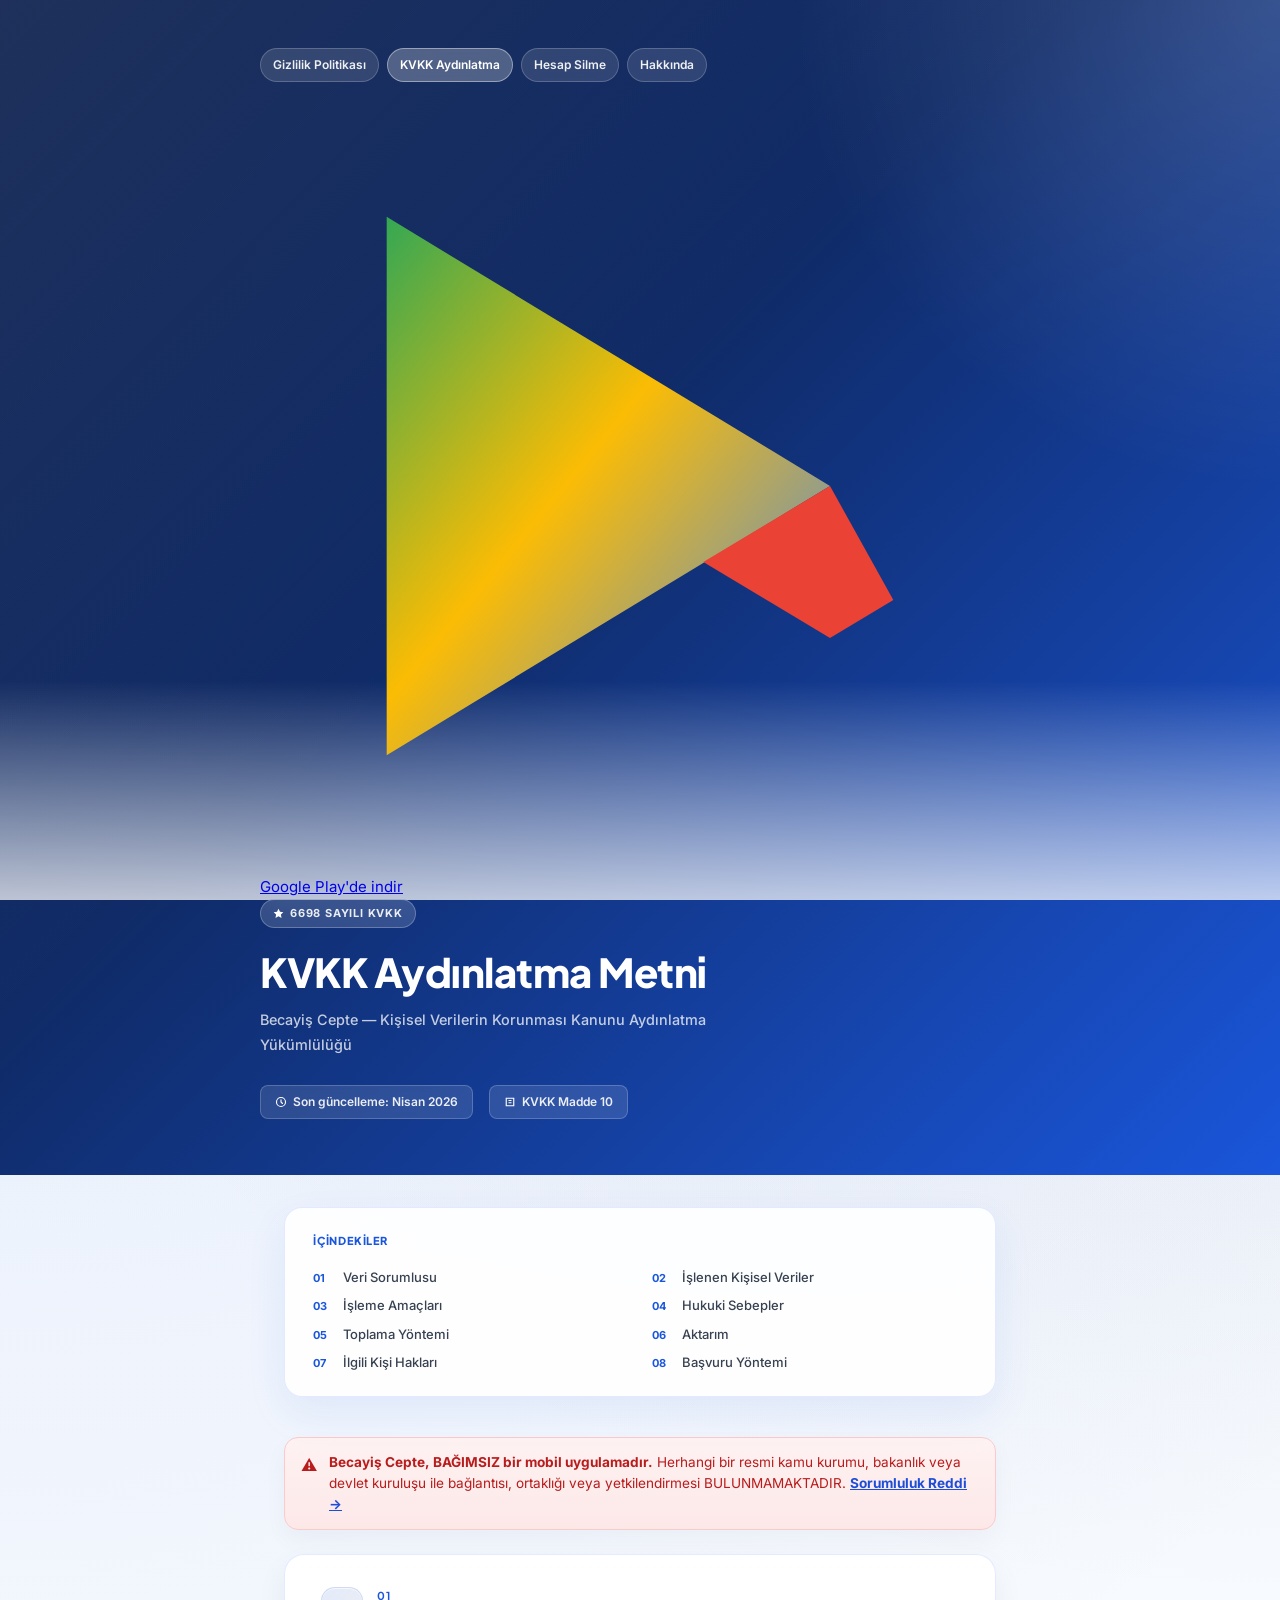
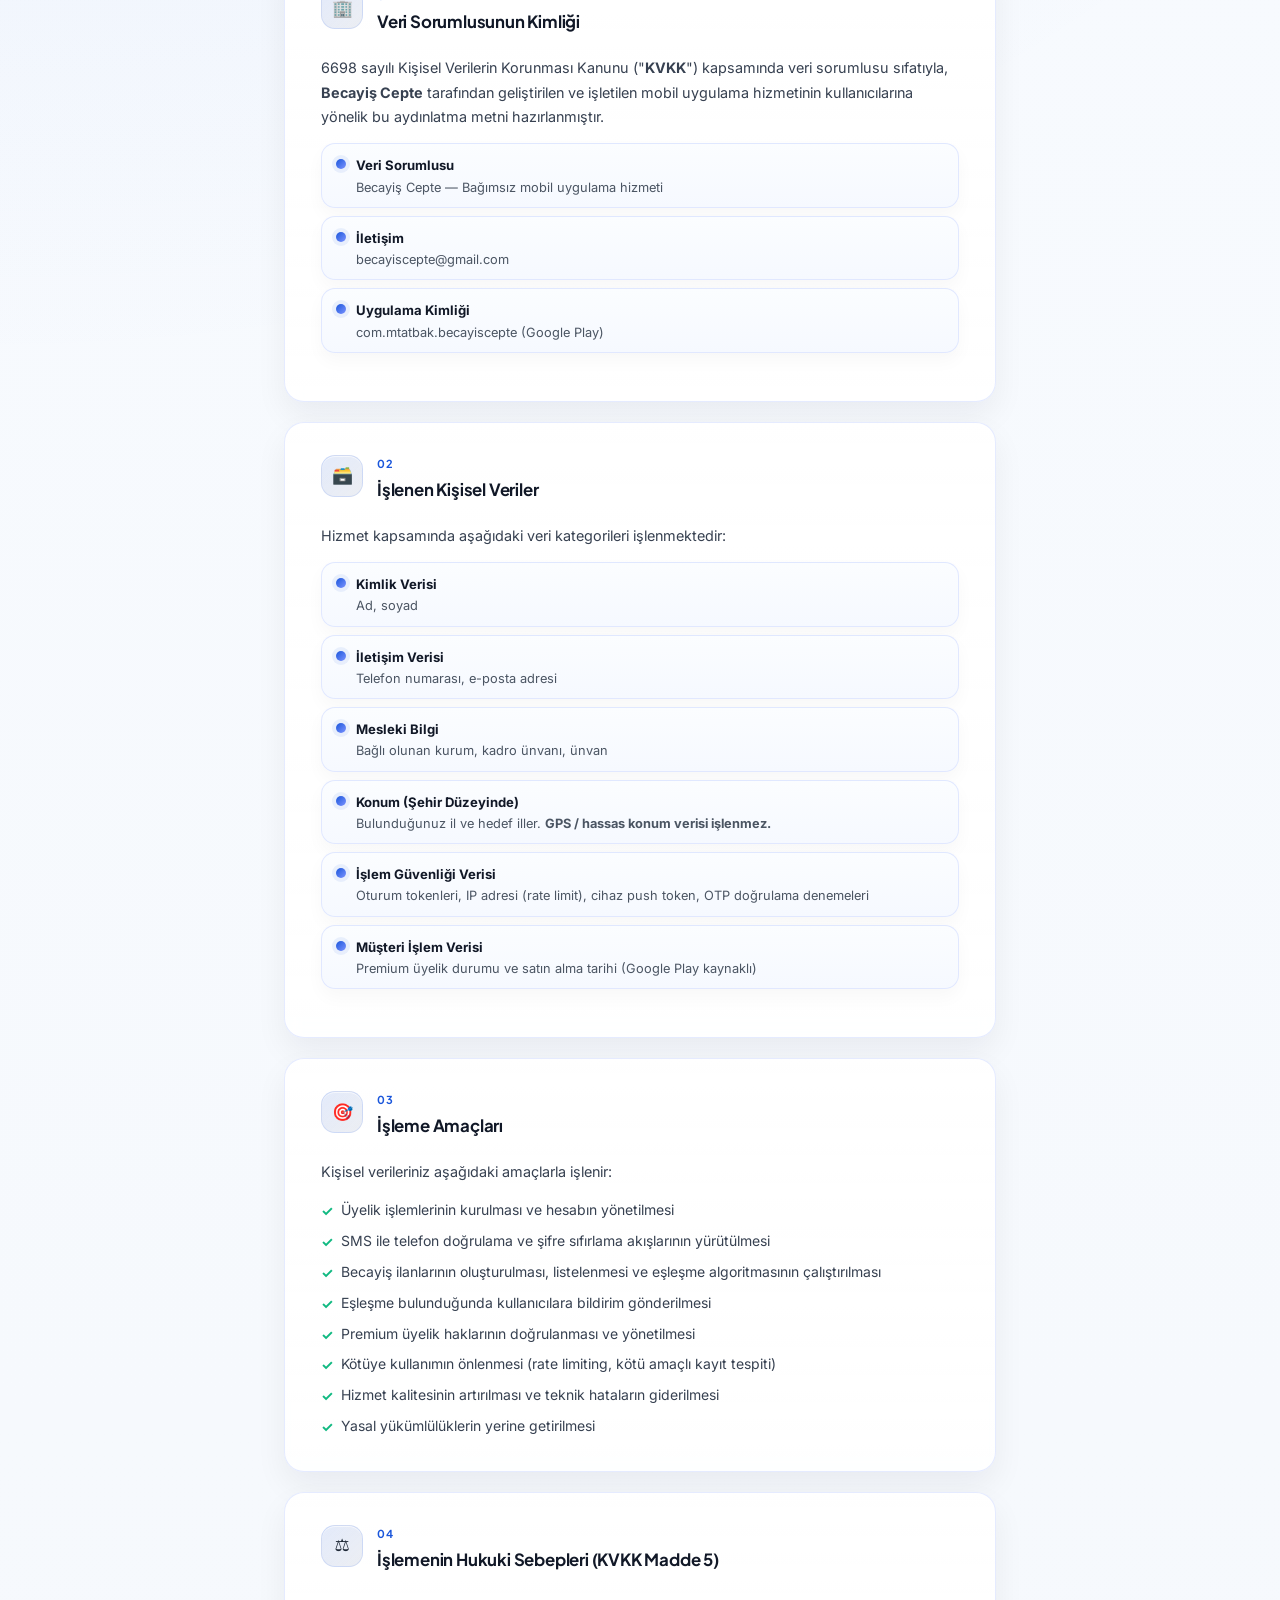
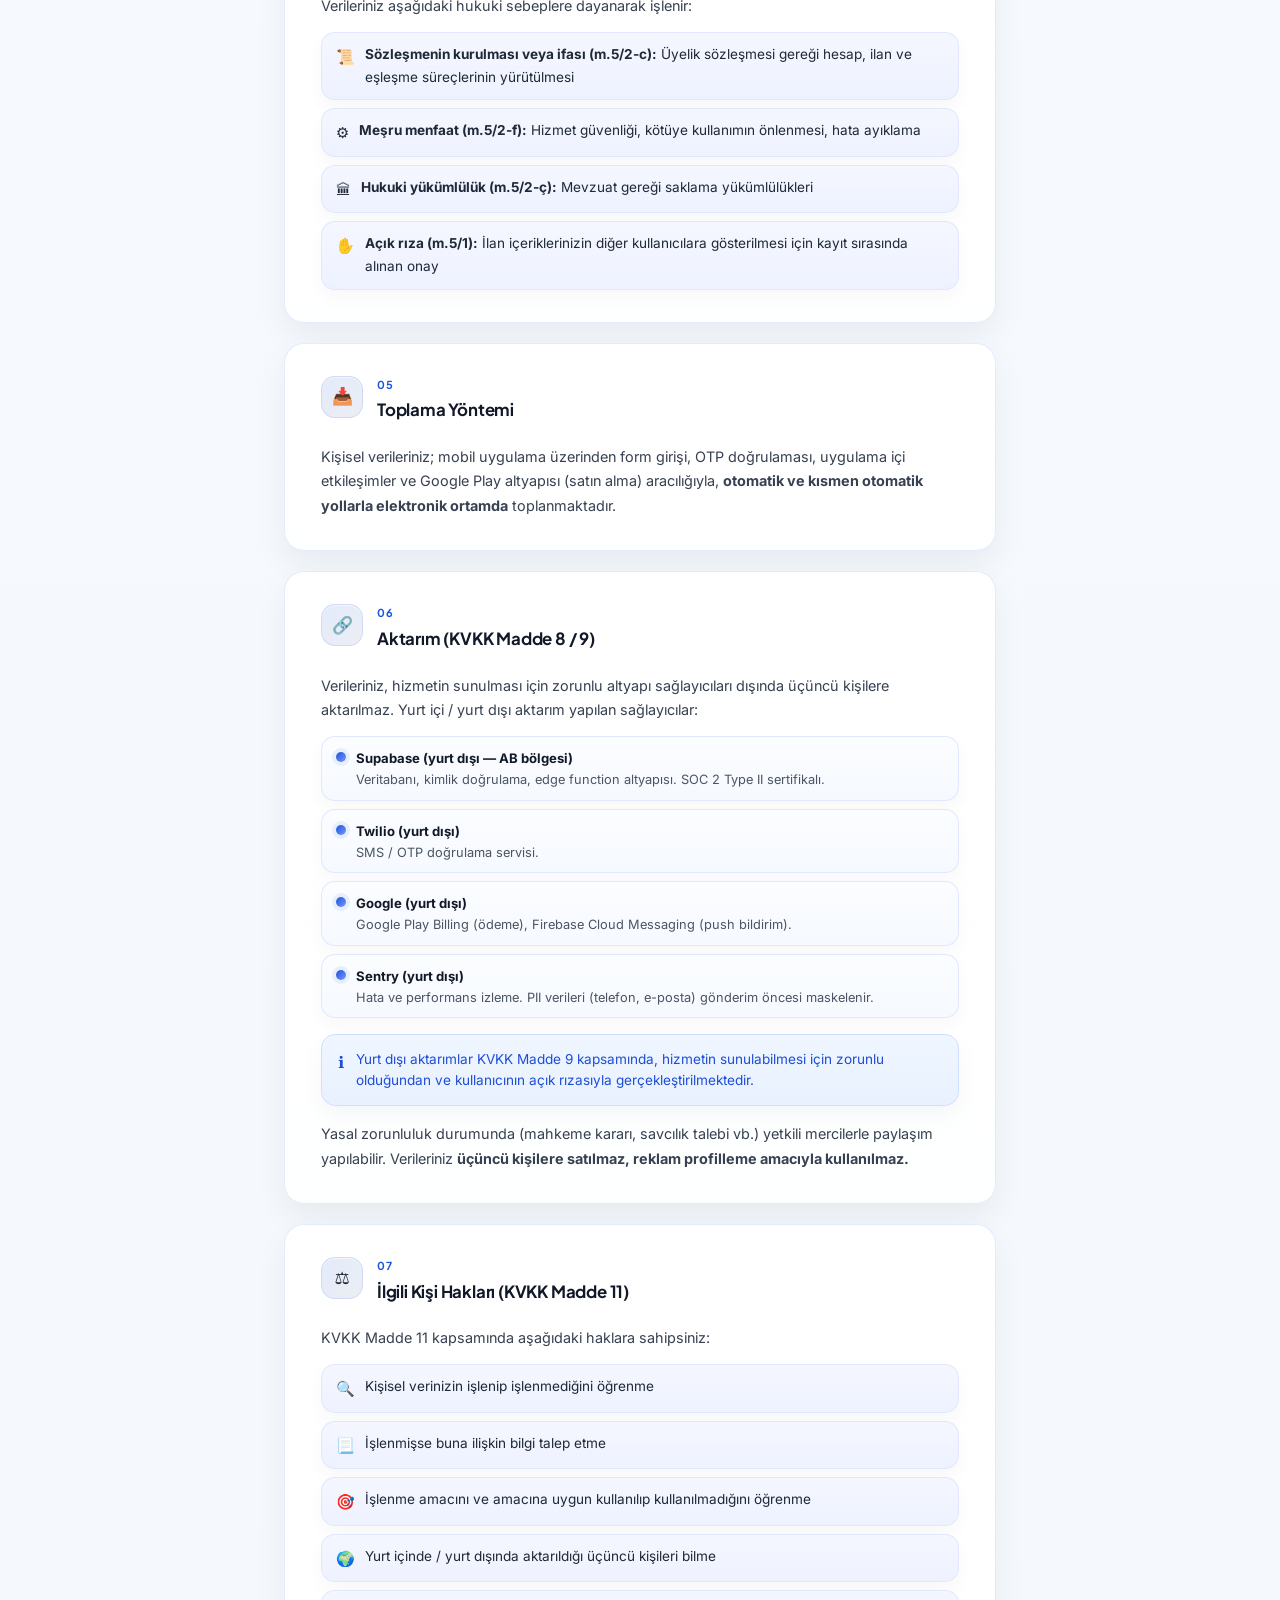
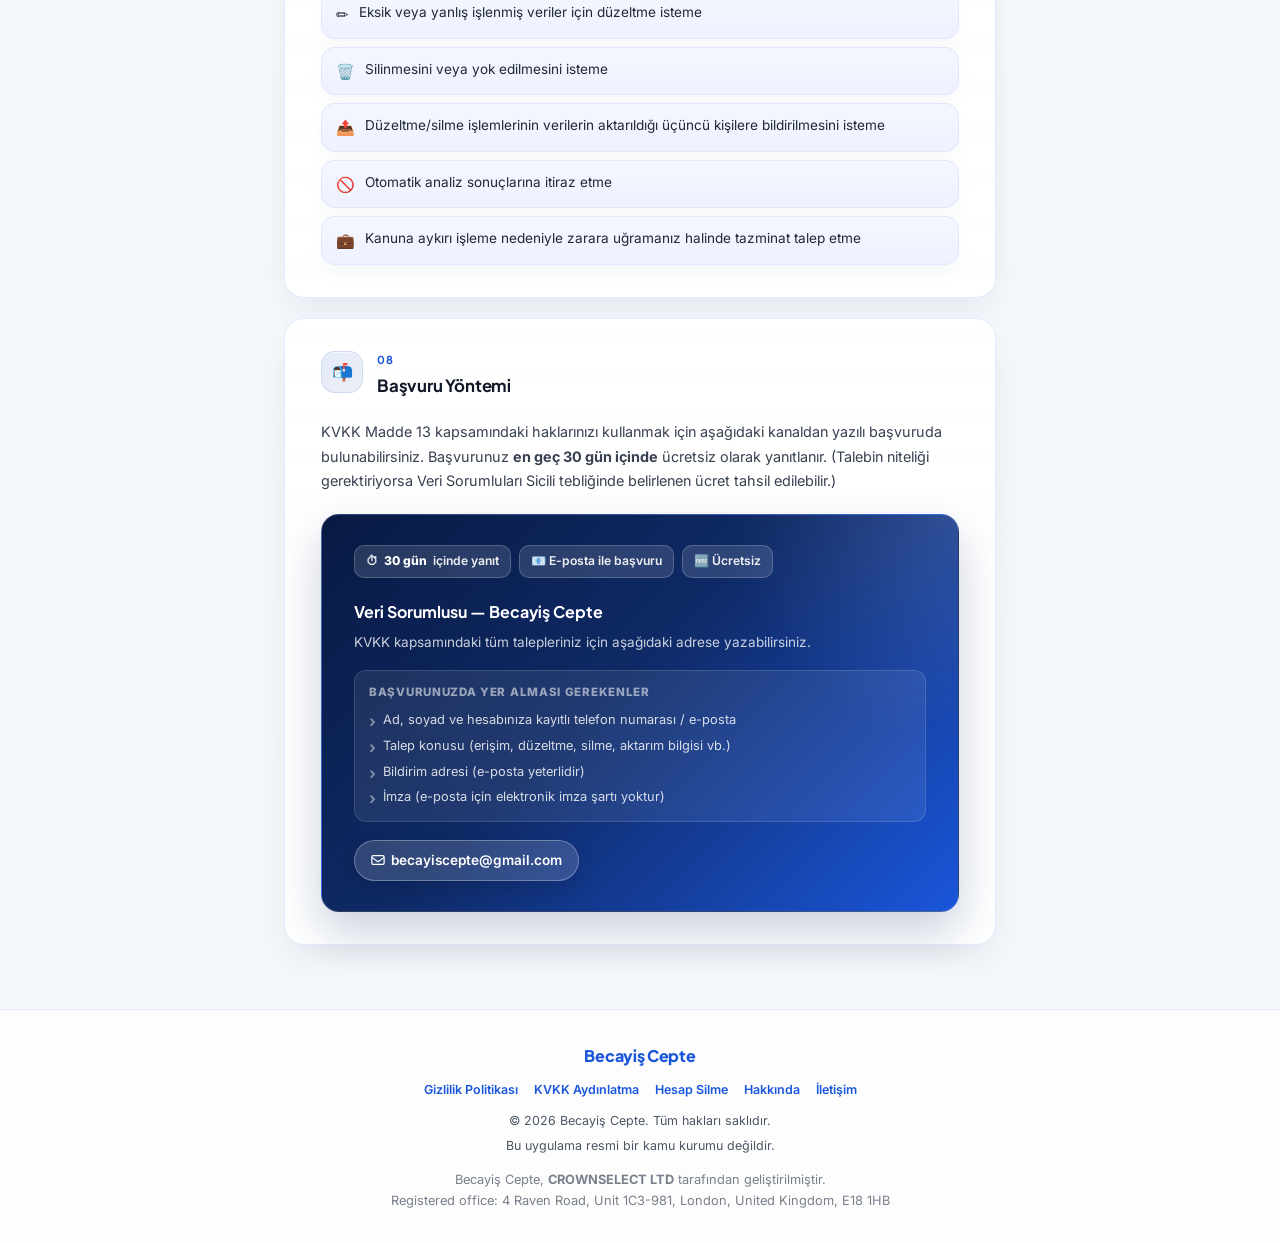
<file: kvkk.html>
<!DOCTYPE html>
<html lang="tr">
<head>
  <meta charset="UTF-8" />
  <meta name="viewport" content="width=device-width, initial-scale=1.0" />
  <meta name="theme-color" content="#0F2A66" />
  <title>KVKK Aydınlatma Metni | Becayiş Cepte</title>
  <meta name="description" content="6698 sayılı Kişisel Verilerin Korunması Kanunu kapsamında Becayiş Cepte tarafından hazırlanan aydınlatma metni." />
  <meta name="robots" content="index, follow" />
  <meta name="author" content="Becayiş Cepte" />
  <meta name="application-name" content="Becayiş Cepte" />
  <link rel="canonical" href="https://becayiscepte.vercel.app/kvkk" />
  <meta property="og:locale" content="tr_TR" />
  <meta property="og:type" content="website" />
  <meta property="og:site_name" content="Becayiş Cepte" />
  <meta property="og:url" content="https://becayiscepte.vercel.app/kvkk" />
  <meta property="og:title" content="KVKK Aydınlatma Metni | Becayiş Cepte" />
  <meta property="og:description" content="6698 sayılı Kişisel Verilerin Korunması Kanunu kapsamında Becayiş Cepte tarafından hazırlanan aydınlatma metni." />
  <meta name="twitter:card" content="summary" />
  <meta name="twitter:title" content="KVKK Aydınlatma Metni | Becayiş Cepte" />
  <meta name="twitter:description" content="6698 sayılı Kişisel Verilerin Korunması Kanunu kapsamında Becayiş Cepte tarafından hazırlanan aydınlatma metni." />
  <link rel="preconnect" href="https://fonts.googleapis.com" />
  <link rel="preconnect" href="https://fonts.gstatic.com" crossorigin />
  <link href="https://fonts.googleapis.com/css2?family=Inter:wght@400;500;600;700;800&family=Plus+Jakarta+Sans:wght@500;600;700;800&display=swap" rel="stylesheet" />
  <link rel="icon" href="/favicon.svg" type="image/svg+xml" />
  <link rel="stylesheet" href="/style.css" />
</head>
<body>

  <header>
    <div class="header-inner">
      <nav class="topnav" aria-label="Sayfalar">
        <a href="/gizlilik">Gizlilik Politikası</a>
        <a href="/kvkk" class="active">KVKK Aydınlatma</a>
        <a href="/hesap-sil">Hesap Silme</a>
        <a href="/hakkinda">Hakkında</a>
      </nav>
      <div class="header-cta">
        <a class="store-badge" href="https://play.google.com/store/apps/details?id=com.mtatbak.becayiscepte" target="_blank" rel="noopener noreferrer" aria-label="Becayiş Cepte uygulamasını Google Play'den indir">
          <svg viewBox="0 0 24 24" aria-hidden="true" focusable="false">
            <defs>
              <linearGradient id="play-gradient-kvkk" x1="0" y1="0" x2="1" y2="1">
                <stop offset="0%" stop-color="#34A853" />
                <stop offset="45%" stop-color="#FBBC04" />
                <stop offset="100%" stop-color="#4285F4" />
              </linearGradient>
            </defs>
            <path d="M4 3.5v17l14-8.5-14-8.5z" fill="url(#play-gradient-kvkk)" />
            <path d="M18 12l-4 2.4 4 2.4 2-1.2z" fill="#EA4335" />
          </svg>
          Google Play'de indir
        </a>
      </div>
      <div class="badge">
        <svg width="11" height="11" viewBox="0 0 16 16" fill="none"><path d="M8 1L10.2 5.5L15 6.2L11.5 9.6L12.4 14.4L8 12L3.6 14.4L4.5 9.6L1 6.2L5.8 5.5L8 1Z" fill="white"/></svg>
        6698 sayılı KVKK
      </div>
      <h1>KVKK Aydınlatma Metni</h1>
      <p class="header-sub">Becayiş Cepte — Kişisel Verilerin Korunması Kanunu Aydınlatma Yükümlülüğü</p>
      <div class="header-meta">
        <div class="meta-chip">
          <svg width="12" height="12" viewBox="0 0 16 16" fill="none"><circle cx="8" cy="8" r="6" stroke="white" stroke-width="1.5"/><path d="M8 5v3l2 2" stroke="white" stroke-width="1.5" stroke-linecap="round"/></svg>
          Son güncelleme: Nisan 2026
        </div>
        <div class="meta-chip">
          <svg width="12" height="12" viewBox="0 0 16 16" fill="none"><path d="M3 3h10v10H3z" stroke="white" stroke-width="1.5"/><path d="M6 6h4M6 9h4" stroke="white" stroke-width="1.5"/></svg>
          KVKK Madde 10
        </div>
      </div>
    </div>
  </header>

  <div class="toc-wrap">
    <nav class="toc" aria-label="İçindekiler">
      <div class="toc-title">İçindekiler</div>
      <ol>
        <li><a href="#k-1">Veri Sorumlusu</a></li>
        <li><a href="#k-2">İşlenen Kişisel Veriler</a></li>
        <li><a href="#k-3">İşleme Amaçları</a></li>
        <li><a href="#k-4">Hukuki Sebepler</a></li>
        <li><a href="#k-5">Toplama Yöntemi</a></li>
        <li><a href="#k-6">Aktarım</a></li>
        <li><a href="#k-7">İlgili Kişi Hakları</a></li>
        <li><a href="#k-8">Başvuru Yöntemi</a></li>
      </ol>
    </nav>
  </div>

  <main>

    <div class="callout callout-error" style="margin-bottom:1.5rem;">
      <span class="callout-icon">⚠️</span>
      <span>
        <strong>Becayiş Cepte, BAĞIMSIZ bir mobil uygulamadır.</strong> Herhangi bir resmi kamu kurumu, bakanlık veya devlet kuruluşu ile bağlantısı, ortaklığı veya yetkilendirmesi BULUNMAMAKTADIR.
        <a href="/hakkinda" style="color:#1d4ed8;font-weight:700;">Sorumluluk Reddi →</a>
      </span>
    </div>

    <section class="section" id="k-1">
      <div class="section-header">
        <div class="section-icon">🏢</div>
        <div class="section-title-group">
          <div class="section-num">01</div>
          <h2>Veri Sorumlusunun Kimliği</h2>
        </div>
      </div>
      <p>
        6698 sayılı Kişisel Verilerin Korunması Kanunu ("<strong>KVKK</strong>") kapsamında veri sorumlusu sıfatıyla, <strong>Becayiş Cepte</strong> tarafından geliştirilen ve işletilen mobil uygulama hizmetinin kullanıcılarına yönelik bu aydınlatma metni hazırlanmıştır.
      </p>
      <div class="data-grid">
        <div class="data-row">
          <div class="data-dot"></div>
          <div>
            <div class="data-label">Veri Sorumlusu</div>
            <div class="data-desc">Becayiş Cepte — Bağımsız mobil uygulama hizmeti</div>
          </div>
        </div>
        <div class="data-row">
          <div class="data-dot"></div>
          <div>
            <div class="data-label">İletişim</div>
            <div class="data-desc">becayiscepte@gmail.com</div>
          </div>
        </div>
        <div class="data-row">
          <div class="data-dot"></div>
          <div>
            <div class="data-label">Uygulama Kimliği</div>
            <div class="data-desc">com.mtatbak.becayiscepte (Google Play)</div>
          </div>
        </div>
      </div>
    </section>

    <section class="section" id="k-2">
      <div class="section-header">
        <div class="section-icon">🗃️</div>
        <div class="section-title-group">
          <div class="section-num">02</div>
          <h2>İşlenen Kişisel Veriler</h2>
        </div>
      </div>
      <p>Hizmet kapsamında aşağıdaki veri kategorileri işlenmektedir:</p>
      <div class="data-grid">
        <div class="data-row">
          <div class="data-dot"></div>
          <div>
            <div class="data-label">Kimlik Verisi</div>
            <div class="data-desc">Ad, soyad</div>
          </div>
        </div>
        <div class="data-row">
          <div class="data-dot"></div>
          <div>
            <div class="data-label">İletişim Verisi</div>
            <div class="data-desc">Telefon numarası, e-posta adresi</div>
          </div>
        </div>
        <div class="data-row">
          <div class="data-dot"></div>
          <div>
            <div class="data-label">Mesleki Bilgi</div>
            <div class="data-desc">Bağlı olunan kurum, kadro ünvanı, ünvan</div>
          </div>
        </div>
        <div class="data-row">
          <div class="data-dot"></div>
          <div>
            <div class="data-label">Konum (Şehir Düzeyinde)</div>
            <div class="data-desc">Bulunduğunuz il ve hedef iller. <strong>GPS / hassas konum verisi işlenmez.</strong></div>
          </div>
        </div>
        <div class="data-row">
          <div class="data-dot"></div>
          <div>
            <div class="data-label">İşlem Güvenliği Verisi</div>
            <div class="data-desc">Oturum tokenleri, IP adresi (rate limit), cihaz push token, OTP doğrulama denemeleri</div>
          </div>
        </div>
        <div class="data-row">
          <div class="data-dot"></div>
          <div>
            <div class="data-label">Müşteri İşlem Verisi</div>
            <div class="data-desc">Premium üyelik durumu ve satın alma tarihi (Google Play kaynaklı)</div>
          </div>
        </div>
      </div>
    </section>

    <section class="section" id="k-3">
      <div class="section-header">
        <div class="section-icon">🎯</div>
        <div class="section-title-group">
          <div class="section-num">03</div>
          <h2>İşleme Amaçları</h2>
        </div>
      </div>
      <p>Kişisel verileriniz aşağıdaki amaçlarla işlenir:</p>
      <ul class="check-list">
        <li>Üyelik işlemlerinin kurulması ve hesabın yönetilmesi</li>
        <li>SMS ile telefon doğrulama ve şifre sıfırlama akışlarının yürütülmesi</li>
        <li>Becayiş ilanlarının oluşturulması, listelenmesi ve eşleşme algoritmasının çalıştırılması</li>
        <li>Eşleşme bulunduğunda kullanıcılara bildirim gönderilmesi</li>
        <li>Premium üyelik haklarının doğrulanması ve yönetilmesi</li>
        <li>Kötüye kullanımın önlenmesi (rate limiting, kötü amaçlı kayıt tespiti)</li>
        <li>Hizmet kalitesinin artırılması ve teknik hataların giderilmesi</li>
        <li>Yasal yükümlülüklerin yerine getirilmesi</li>
      </ul>
    </section>

    <section class="section" id="k-4">
      <div class="section-header">
        <div class="section-icon">⚖️</div>
        <div class="section-title-group">
          <div class="section-num">04</div>
          <h2>İşlemenin Hukuki Sebepleri (KVKK Madde 5)</h2>
        </div>
      </div>
      <p>Verileriniz aşağıdaki hukuki sebeplere dayanarak işlenir:</p>
      <ul class="right-list">
        <li>
          <span class="icon">📜</span>
          <span><strong>Sözleşmenin kurulması veya ifası (m.5/2-c):</strong> Üyelik sözleşmesi gereği hesap, ilan ve eşleşme süreçlerinin yürütülmesi</span>
        </li>
        <li>
          <span class="icon">⚙️</span>
          <span><strong>Meşru menfaat (m.5/2-f):</strong> Hizmet güvenliği, kötüye kullanımın önlenmesi, hata ayıklama</span>
        </li>
        <li>
          <span class="icon">🏛</span>
          <span><strong>Hukuki yükümlülük (m.5/2-ç):</strong> Mevzuat gereği saklama yükümlülükleri</span>
        </li>
        <li>
          <span class="icon">✋</span>
          <span><strong>Açık rıza (m.5/1):</strong> İlan içeriklerinizin diğer kullanıcılara gösterilmesi için kayıt sırasında alınan onay</span>
        </li>
      </ul>
    </section>

    <section class="section" id="k-5">
      <div class="section-header">
        <div class="section-icon">📥</div>
        <div class="section-title-group">
          <div class="section-num">05</div>
          <h2>Toplama Yöntemi</h2>
        </div>
      </div>
      <p>
        Kişisel verileriniz; mobil uygulama üzerinden form girişi, OTP doğrulaması, uygulama içi etkileşimler ve Google Play altyapısı (satın alma) aracılığıyla, <strong>otomatik ve kısmen otomatik yollarla elektronik ortamda</strong> toplanmaktadır.
      </p>
    </section>

    <section class="section" id="k-6">
      <div class="section-header">
        <div class="section-icon">🔗</div>
        <div class="section-title-group">
          <div class="section-num">06</div>
          <h2>Aktarım (KVKK Madde 8 / 9)</h2>
        </div>
      </div>
      <p>Verileriniz, hizmetin sunulması için zorunlu altyapı sağlayıcıları dışında üçüncü kişilere aktarılmaz. Yurt içi / yurt dışı aktarım yapılan sağlayıcılar:</p>

      <div class="data-grid">
        <div class="data-row">
          <div class="data-dot"></div>
          <div>
            <div class="data-label">Supabase (yurt dışı — AB bölgesi)</div>
            <div class="data-desc">Veritabanı, kimlik doğrulama, edge function altyapısı. SOC 2 Type II sertifikalı.</div>
          </div>
        </div>
        <div class="data-row">
          <div class="data-dot"></div>
          <div>
            <div class="data-label">Twilio (yurt dışı)</div>
            <div class="data-desc">SMS / OTP doğrulama servisi.</div>
          </div>
        </div>
        <div class="data-row">
          <div class="data-dot"></div>
          <div>
            <div class="data-label">Google (yurt dışı)</div>
            <div class="data-desc">Google Play Billing (ödeme), Firebase Cloud Messaging (push bildirim).</div>
          </div>
        </div>
        <div class="data-row">
          <div class="data-dot"></div>
          <div>
            <div class="data-label">Sentry (yurt dışı)</div>
            <div class="data-desc">Hata ve performans izleme. PII verileri (telefon, e-posta) gönderim öncesi maskelenir.</div>
          </div>
        </div>
      </div>

      <div class="callout callout-info">
        <span class="callout-icon">ℹ️</span>
        <span>Yurt dışı aktarımlar KVKK Madde 9 kapsamında, hizmetin sunulabilmesi için zorunlu olduğundan ve kullanıcının açık rızasıyla gerçekleştirilmektedir.</span>
      </div>

      <p style="margin-top:1rem;">Yasal zorunluluk durumunda (mahkeme kararı, savcılık talebi vb.) yetkili mercilerle paylaşım yapılabilir. Verileriniz <strong>üçüncü kişilere satılmaz, reklam profilleme amacıyla kullanılmaz.</strong></p>
    </section>

    <section class="section" id="k-7">
      <div class="section-header">
        <div class="section-icon">⚖️</div>
        <div class="section-title-group">
          <div class="section-num">07</div>
          <h2>İlgili Kişi Hakları (KVKK Madde 11)</h2>
        </div>
      </div>
      <p>KVKK Madde 11 kapsamında aşağıdaki haklara sahipsiniz:</p>
      <ul class="right-list">
        <li><span class="icon">🔍</span><span>Kişisel verinizin işlenip işlenmediğini öğrenme</span></li>
        <li><span class="icon">📃</span><span>İşlenmişse buna ilişkin bilgi talep etme</span></li>
        <li><span class="icon">🎯</span><span>İşlenme amacını ve amacına uygun kullanılıp kullanılmadığını öğrenme</span></li>
        <li><span class="icon">🌍</span><span>Yurt içinde / yurt dışında aktarıldığı üçüncü kişileri bilme</span></li>
        <li><span class="icon">✏️</span><span>Eksik veya yanlış işlenmiş veriler için düzeltme isteme</span></li>
        <li><span class="icon">🗑️</span><span>Silinmesini veya yok edilmesini isteme</span></li>
        <li><span class="icon">📤</span><span>Düzeltme/silme işlemlerinin verilerin aktarıldığı üçüncü kişilere bildirilmesini isteme</span></li>
        <li><span class="icon">🚫</span><span>Otomatik analiz sonuçlarına itiraz etme</span></li>
        <li><span class="icon">💼</span><span>Kanuna aykırı işleme nedeniyle zarara uğramanız halinde tazminat talep etme</span></li>
      </ul>
    </section>

    <section class="section" id="k-8">
      <div class="section-header">
        <div class="section-icon">📬</div>
        <div class="section-title-group">
          <div class="section-num">08</div>
          <h2>Başvuru Yöntemi</h2>
        </div>
      </div>
      <p>
        KVKK Madde 13 kapsamındaki haklarınızı kullanmak için aşağıdaki kanaldan yazılı başvuruda bulunabilirsiniz. Başvurunuz <strong>en geç 30 gün içinde</strong> ücretsiz olarak yanıtlanır. (Talebin niteliği gerektiriyorsa Veri Sorumluları Sicili tebliğinde belirlenen ücret tahsil edilebilir.)
      </p>
      <div class="contact-card">
        <div class="contact-stats">
          <div class="contact-stat">⏱ <span class="stat-val">30 gün</span> içinde yanıt</div>
          <div class="contact-stat">📧 E-posta ile başvuru</div>
          <div class="contact-stat">🆓 Ücretsiz</div>
        </div>
        <h3>Veri Sorumlusu — Becayiş Cepte</h3>
        <p>KVKK kapsamındaki tüm talepleriniz için aşağıdaki adrese yazabilirsiniz.</p>
        <div class="contact-tips">
          <div class="contact-tips-title">Başvurunuzda yer alması gerekenler</div>
          <ul>
            <li>Ad, soyad ve hesabınıza kayıtlı telefon numarası / e-posta</li>
            <li>Talep konusu (erişim, düzeltme, silme, aktarım bilgisi vb.)</li>
            <li>Bildirim adresi (e-posta yeterlidir)</li>
            <li>İmza (e-posta için elektronik imza şartı yoktur)</li>
          </ul>
        </div>
        <a class="contact-link" href="mailto:becayiscepte@gmail.com?subject=KVKK%20Ba%C5%9Fvurusu">
          <svg width="14" height="14" viewBox="0 0 16 16" fill="none"><rect x="1" y="3" width="14" height="10" rx="1.5" stroke="white" stroke-width="1.4"/><path d="M1 5l7 5 7-5" stroke="white" stroke-width="1.4"/></svg>
          becayiscepte@gmail.com
        </a>
      </div>
    </section>

  </main>

  <footer>
    <div class="footer-inner">
      <div class="footer-logo">Becayiş Cepte</div>
      <div class="footer-links">
        <a href="/gizlilik">Gizlilik Politikası</a>
        <a href="/kvkk">KVKK Aydınlatma</a>
        <a href="/hesap-sil">Hesap Silme</a>
        <a href="/hakkinda">Hakkında</a>
        <a href="mailto:becayiscepte@gmail.com">İletişim</a>
      </div>
      <p>© 2026 Becayiş Cepte. Tüm hakları saklıdır.</p>
      <p style="margin-top:4px;">Bu uygulama resmi bir kamu kurumu değildir.</p>
      <p style="margin-top:14px; font-size:0.8rem; opacity:0.75; line-height:1.6;">
        Becayiş Cepte, <strong style="opacity:1;">CROWNSELECT LTD</strong> tarafından geliştirilmiştir.<br/>
        Registered office: 4 Raven Road, Unit 1C3-981, London, United Kingdom, E18 1HB
      </p>
    </div>
  </footer>

</body>
</html>
</file>
<file: style.css>
/* Becayiş Cepte — Yasal sayfalar paylaşımlı stiller */
*, *::before, *::after {
  box-sizing: border-box;
  margin: 0;
  padding: 0;
}

:root {
  --primary:        #1A56DB;
  --primary-light:  #EBF2FF;
  --primary-soft:   #EEF2FF;
  --primary-border: #E0E7FF;
  --primary-dark:   #0F2A66;
  --gray-50:  #F9FAFB;
  --gray-100: #F3F4F6;
  --gray-200: #E5E7EB;
  --gray-300: #D1D5DB;
  --gray-600: #4B5563;
  --gray-700: #374151;
  --gray-800: #1F2937;
  --gray-900: #111827;
  --success:  #10B981;
  --amber:    #F59E0B;
  --error:    #EF4444;
  --white:    #FFFFFF;
}

html { scroll-behavior: smooth; }

body {
  font-family: 'Inter', system-ui, -apple-system, sans-serif;
  background:
    radial-gradient(circle at top left, rgba(26, 86, 219, 0.12), transparent 32%),
    radial-gradient(circle at top right, rgba(15, 42, 102, 0.14), transparent 26%),
    linear-gradient(180deg, #f8fbff 0%, #f4f7fb 100%);
  color: var(--gray-800);
  line-height: 1.7;
  font-size: 15px;
  position: relative;
  overflow-x: hidden;
}

body::before {
  content: "";
  position: fixed;
  inset: 0;
  pointer-events: none;
  background-image:
    linear-gradient(rgba(255,255,255,0.45) 1px, transparent 1px),
    linear-gradient(90deg, rgba(255,255,255,0.35) 1px, transparent 1px);
  background-size: 28px 28px;
  mask-image: linear-gradient(180deg, rgba(0,0,0,0.4), rgba(0,0,0,0.08));
  opacity: 0.35;
}

body::after {
  content: "";
  position: fixed;
  inset: auto 0 0 0;
  height: 220px;
  pointer-events: none;
  background: linear-gradient(180deg, rgba(255,255,255,0), rgba(255,255,255,0.72));
}

h1, h2, h3, .footer-logo, .toc-title, .section-num {
  font-family: 'Plus Jakarta Sans', 'Inter', system-ui, sans-serif;
}

/* HEADER */
header {
  background:
    radial-gradient(circle at top right, rgba(255,255,255,0.16), transparent 28%),
    linear-gradient(135deg, #0b1f4d 0%, var(--primary-dark) 42%, var(--primary) 100%);
  color: var(--white);
  padding: 0 1.5rem;
  position: relative;
  overflow: hidden;
}

header::before {
  content: "";
  position: absolute;
  inset: 0;
  background: linear-gradient(135deg, rgba(255,255,255,0.08), transparent 45%);
  pointer-events: none;
}

.header-inner {
  max-width: 760px;
  margin: 0 auto;
  padding: 3rem 0 3.5rem;
  position: relative;
  z-index: 1;
}

.badge {
  display: inline-flex;
  align-items: center;
  gap: 6px;
  background: rgba(255,255,255,0.15);
  border: 1px solid rgba(255,255,255,0.25);
  color: rgba(255,255,255,0.9);
  font-size: 11px;
  font-weight: 700;
  letter-spacing: 0.8px;
  text-transform: uppercase;
  padding: 4px 12px;
  border-radius: 999px;
  margin-bottom: 1.25rem;
  backdrop-filter: blur(10px);
}

header h1 {
  font-size: clamp(1.75rem, 4vw, 2.5rem);
  font-weight: 800;
  letter-spacing: -0.5px;
  line-height: 1.2;
  margin-bottom: 0.75rem;
}

.header-sub {
  color: rgba(255,255,255,0.75);
  font-size: 0.9rem;
  font-weight: 500;
  max-width: 54ch;
}

.header-meta {
  margin-top: 1.75rem;
  display: flex;
  flex-wrap: wrap;
  gap: 1rem;
}

.meta-chip {
  display: flex;
  align-items: center;
  gap: 6px;
  background: rgba(255,255,255,0.12);
  border: 1px solid rgba(255,255,255,0.2);
  border-radius: 8px;
  padding: 6px 14px;
  font-size: 12px;
  font-weight: 600;
  color: rgba(255,255,255,0.9);
  backdrop-filter: blur(10px);
}

/* TOP NAV */
.topnav {
  display: flex;
  flex-wrap: wrap;
  gap: 8px;
  margin-bottom: 1.5rem;
}

.topnav a {
  display: inline-flex;
  align-items: center;
  gap: 6px;
  background: rgba(255,255,255,0.12);
  border: 1px solid rgba(255,255,255,0.2);
  color: rgba(255,255,255,0.92);
  text-decoration: none;
  font-size: 12px;
  font-weight: 600;
  padding: 6px 12px;
  border-radius: 999px;
  backdrop-filter: blur(10px);
  transition: background 0.15s;
}

.topnav a:hover { background: rgba(255,255,255,0.22); }
.topnav a.active {
  background: rgba(255,255,255,0.25);
  border-color: rgba(255,255,255,0.4);
  color: var(--white);
}

/* TOC */
.toc-wrap {
  max-width: 760px;
  margin: 2rem auto 0;
  padding: 0 1.5rem;
}

.toc {
  background: rgba(255,255,255,0.9);
  border: 1px solid rgba(224,231,255,0.9);
  border-radius: 18px;
  padding: 1.45rem 1.75rem;
  box-shadow: 0 16px 40px rgba(26,86,219,0.08);
  backdrop-filter: blur(16px);
}

.toc-title {
  font-size: 11px;
  font-weight: 800;
  letter-spacing: 0.8px;
  text-transform: uppercase;
  color: var(--primary);
  margin-bottom: 1rem;
}

.toc ol {
  list-style: none;
  display: grid;
  grid-template-columns: repeat(auto-fill, minmax(220px, 1fr));
  gap: 6px 1.5rem;
  counter-reset: toc;
}

.toc ol li {
  counter-increment: toc;
  display: flex;
  align-items: baseline;
  gap: 8px;
}

.toc ol li::before {
  content: counter(toc, decimal-leading-zero);
  font-size: 11px;
  font-weight: 700;
  color: var(--primary);
  min-width: 22px;
}

.toc a {
  color: var(--gray-700);
  text-decoration: none;
  font-size: 13px;
  font-weight: 500;
  transition: color 0.15s;
}

.toc a:hover {
  color: var(--primary);
  text-decoration: underline;
  text-underline-offset: 3px;
}

/* MAIN */
main {
  max-width: 760px;
  margin: 2.5rem auto 4rem;
  padding: 0 1.5rem;
}

/* SECTION */
.section {
  background: linear-gradient(180deg, rgba(255,255,255,0.96), rgba(255,255,255,0.9));
  border: 1px solid rgba(224,231,255,0.82);
  border-radius: 20px;
  padding: 2rem 2.25rem;
  margin-bottom: 1.25rem;
  box-shadow: 0 14px 32px rgba(17,24,39,0.06);
  transition: transform 0.2s ease, box-shadow 0.2s ease, border-color 0.2s ease;
  backdrop-filter: blur(8px);
}

.section:hover {
  transform: translateY(-2px);
  box-shadow: 0 18px 40px rgba(26,86,219,0.1);
  border-color: rgba(170, 184, 255, 0.9);
}

.section-header {
  display: flex;
  align-items: flex-start;
  gap: 14px;
  margin-bottom: 1.25rem;
}

.section-icon {
  flex-shrink: 0;
  width: 42px;
  height: 42px;
  background: linear-gradient(135deg, rgba(26,86,219,0.12), rgba(15,42,102,0.08));
  border: 1px solid rgba(26,86,219,0.12);
  border-radius: 14px;
  display: flex;
  align-items: center;
  justify-content: center;
  font-size: 17px;
  box-shadow: inset 0 1px 0 rgba(255,255,255,0.6);
}

.section-title-group { flex: 1; }

.section-num {
  font-size: 11px;
  font-weight: 700;
  letter-spacing: 0.6px;
  text-transform: uppercase;
  color: var(--primary);
  margin-bottom: 2px;
}

.section h2 {
  font-size: 1.05rem;
  font-weight: 700;
  color: var(--gray-900);
  letter-spacing: -0.2px;
}

.section p {
  color: var(--gray-700);
  margin-bottom: 0.85rem;
  font-size: 0.9rem;
}

.section p:last-child { margin-bottom: 0; }

.section h3 {
  font-size: 0.95rem;
  font-weight: 700;
  color: var(--gray-900);
  margin-top: 1rem;
  margin-bottom: 0.5rem;
}

/* DATA TABLE */
.data-grid {
  display: grid;
  gap: 8px;
  margin-top: 0.5rem;
  margin-bottom: 1rem;
}

.data-row {
  display: flex;
  align-items: flex-start;
  gap: 10px;
  background: linear-gradient(180deg, #fbfdff, #f6f9ff);
  border: 1px solid rgba(224,231,255,0.95);
  border-radius: 14px;
  padding: 10px 14px;
  box-shadow: 0 8px 18px rgba(17,24,39,0.03);
}

.data-dot {
  width: 10px;
  height: 10px;
  border-radius: 50%;
  background: linear-gradient(135deg, var(--primary), #7c93ff);
  margin-top: 5px;
  flex-shrink: 0;
  box-shadow: 0 0 0 4px rgba(26,86,219,0.08);
}

.data-label {
  font-size: 0.82rem;
  font-weight: 700;
  color: var(--gray-900);
  margin-bottom: 1px;
}

.data-desc {
  font-size: 0.8rem;
  color: var(--gray-600);
  line-height: 1.5;
}

/* CALLOUT */
.callout {
  display: flex;
  gap: 12px;
  padding: 14px 16px;
  border-radius: 14px;
  margin-top: 1rem;
  font-size: 0.85rem;
  line-height: 1.55;
  box-shadow: 0 10px 24px rgba(17,24,39,0.04);
}

.callout-info {
  background: linear-gradient(180deg, #eff6ff, #e9f1ff);
  border: 1px solid #cfe0ff;
  color: #1d4ed8;
}

.callout-success {
  background: linear-gradient(180deg, #ecfdf5, #e3fbef);
  border: 1px solid #c7f5de;
  color: #047857;
}

.callout-amber {
  background: linear-gradient(180deg, #fff8e6, #fff4d4);
  border: 1px solid #fde8ab;
  color: #9a6700;
}

.callout-error {
  background: linear-gradient(180deg, #fef2f2, #fde8e8);
  border: 1px solid #fbcaca;
  color: #b91c1c;
}

.callout-icon { font-size: 16px; flex-shrink: 0; margin-top: 1px; }
.callout strong { font-weight: 700; }

/* CHECK LIST */
ul.check-list {
  list-style: none;
  margin-top: 0.5rem;
  display: flex;
  flex-direction: column;
  gap: 6px;
}

ul.check-list li {
  display: flex;
  align-items: flex-start;
  gap: 8px;
  font-size: 0.875rem;
  color: var(--gray-700);
}

ul.check-list li::before {
  content: "✓";
  font-weight: 700;
  color: var(--success);
  flex-shrink: 0;
  margin-top: 1px;
}

/* CROSS LIST (silinen veriler için) */
ul.cross-list {
  list-style: none;
  margin-top: 0.5rem;
  display: flex;
  flex-direction: column;
  gap: 6px;
}

ul.cross-list li {
  display: flex;
  align-items: flex-start;
  gap: 8px;
  font-size: 0.875rem;
  color: var(--gray-700);
}

ul.cross-list li::before {
  content: "✗";
  font-weight: 700;
  color: var(--error);
  flex-shrink: 0;
  margin-top: 1px;
}

/* RIGHT LIST */
.right-list {
  list-style: none;
  display: flex;
  flex-direction: column;
  gap: 8px;
  margin-top: 0.5rem;
}

.right-list li {
  display: flex;
  align-items: flex-start;
  gap: 10px;
  background: linear-gradient(180deg, #f5f7ff, #eef2ff);
  border: 1px solid rgba(224,231,255,0.92);
  border-radius: 14px;
  padding: 10px 14px;
  font-size: 0.85rem;
  color: var(--gray-800);
  box-shadow: 0 8px 18px rgba(17,24,39,0.03);
}

.right-list li span.icon {
  font-size: 15px;
  flex-shrink: 0;
  margin-top: 1px;
}

/* STEP LIST */
.steps {
  display: flex;
  flex-direction: column;
  gap: 12px;
  margin: 0.75rem 0 1rem;
  counter-reset: step;
}

.step {
  display: flex;
  gap: 14px;
  background: linear-gradient(180deg, #fbfdff, #f6f9ff);
  border: 1px solid rgba(224,231,255,0.95);
  border-radius: 14px;
  padding: 14px 16px;
  box-shadow: 0 8px 18px rgba(17,24,39,0.03);
  counter-increment: step;
}

.step::before {
  content: counter(step);
  flex-shrink: 0;
  width: 28px;
  height: 28px;
  border-radius: 50%;
  background: linear-gradient(135deg, var(--primary), var(--primary-dark));
  color: var(--white);
  font-family: 'Plus Jakarta Sans', sans-serif;
  font-size: 13px;
  font-weight: 800;
  display: flex;
  align-items: center;
  justify-content: center;
  box-shadow: 0 6px 14px rgba(26,86,219,0.3);
}

.step-body { flex: 1; }
.step-title { font-size: 0.9rem; font-weight: 700; color: var(--gray-900); margin-bottom: 4px; }
.step-desc { font-size: 0.85rem; color: var(--gray-700); line-height: 1.55; }
.step-desc code {
  background: var(--gray-100);
  border: 1px solid var(--gray-200);
  border-radius: 6px;
  padding: 1px 6px;
  font-size: 0.78rem;
  color: var(--gray-900);
  font-family: 'JetBrains Mono', 'SF Mono', Consolas, monospace;
}

/* PARTNER */
.partner-grid {
  display: grid;
  grid-template-columns: repeat(auto-fit, minmax(240px, 1fr));
  gap: 12px;
  margin-top: 0.65rem;
}

.partner-card {
  background: linear-gradient(180deg, #fbfdff, #f4f8ff);
  border: 1px solid rgba(224,231,255,0.95);
  border-radius: 14px;
  padding: 14px 15px;
  box-shadow: 0 8px 18px rgba(17,24,39,0.03);
}

.partner-chip {
  display: inline-flex;
  align-items: center;
  font-size: 0.7rem;
  font-weight: 800;
  letter-spacing: 0.6px;
  text-transform: uppercase;
  color: var(--primary);
  background: var(--primary-light);
  border: 1px solid var(--primary-border);
  border-radius: 999px;
  padding: 4px 10px;
  margin-bottom: 0.65rem;
}

.partner-card h3 {
  font-size: 0.92rem;
  margin-top: 0;
  margin-bottom: 0.35rem;
}

.partner-card p {
  margin-bottom: 0;
  font-size: 0.83rem;
}

.partner-link {
  display: inline-flex;
  align-items: center;
  margin-top: 0.8rem;
  padding: 6px 12px;
  border-radius: 999px;
  border: 1px solid var(--primary-border);
  background: rgba(26,86,219,0.08);
  color: var(--primary);
  text-decoration: none;
  font-size: 0.8rem;
  font-weight: 700;
}

.partner-link:hover {
  background: rgba(26,86,219,0.14);
}

/* CONTACT CARD */
.contact-card {
  background:
    radial-gradient(circle at top right, rgba(255,255,255,0.12), transparent 30%),
    linear-gradient(135deg, #081a43 0%, var(--primary-dark) 45%, var(--primary) 100%);
  border-radius: 18px;
  padding: 1.9rem 2rem;
  color: var(--white);
  margin-top: 1.25rem;
  box-shadow: 0 20px 46px rgba(15,42,102,0.22);
  border: 1px solid rgba(255,255,255,0.14);
}

.contact-stats {
  display: flex;
  flex-wrap: wrap;
  gap: 8px;
  margin-bottom: 1.25rem;
}

.contact-stat {
  display: flex;
  align-items: center;
  gap: 6px;
  background: rgba(255,255,255,0.13);
  border: 1px solid rgba(255,255,255,0.2);
  border-radius: 10px;
  padding: 5px 11px;
  font-size: 0.76rem;
  font-weight: 600;
  color: rgba(255,255,255,0.92);
}

.contact-stat .stat-val { color: #fff; font-weight: 800; }

.contact-card h3 {
  font-size: 1rem;
  font-weight: 700;
  margin-bottom: 0.4rem;
  color: var(--white);
}

.contact-card > p {
  font-size: 0.85rem;
  color: rgba(255,255,255,0.78);
  margin-bottom: 1rem;
}

.contact-tips {
  background: rgba(255,255,255,0.08);
  border: 1px solid rgba(255,255,255,0.13);
  border-radius: 12px;
  padding: 12px 14px;
  margin-bottom: 1.1rem;
}

.contact-tips-title {
  font-size: 0.72rem;
  font-weight: 800;
  color: rgba(255,255,255,0.55);
  text-transform: uppercase;
  letter-spacing: 0.7px;
  margin-bottom: 8px;
}

.contact-tips ul {
  list-style: none;
  display: flex;
  flex-direction: column;
  gap: 5px;
}

.contact-tips li {
  font-size: 0.8rem;
  color: rgba(255,255,255,0.82);
  display: flex;
  align-items: flex-start;
  gap: 7px;
  line-height: 1.45;
}

.contact-tips li::before {
  content: "›";
  font-size: 1rem;
  font-weight: 700;
  color: rgba(255,255,255,0.45);
  flex-shrink: 0;
  line-height: 1.3;
}

.contact-link {
  display: inline-flex;
  align-items: center;
  gap: 6px;
  background: rgba(255,255,255,0.15);
  border: 1px solid rgba(255,255,255,0.3);
  color: var(--white);
  text-decoration: none;
  font-size: 0.85rem;
  font-weight: 600;
  padding: 8px 16px;
  border-radius: 999px;
  transition: transform 0.15s, background 0.15s;
  box-shadow: 0 8px 18px rgba(0,0,0,0.12);
  max-width: 100%;
  overflow-wrap: anywhere;
}

.contact-link:hover {
  background: rgba(255,255,255,0.26);
  transform: translateY(-1px);
}

/* FOOTER */
footer {
  background: rgba(255,255,255,0.78);
  border-top: 1px solid rgba(224,231,255,0.9);
  padding: 2rem 1.5rem;
  text-align: center;
  backdrop-filter: blur(14px);
}

.footer-inner { max-width: 760px; margin: 0 auto; }

.footer-logo {
  font-size: 1rem;
  font-weight: 800;
  color: var(--primary);
  letter-spacing: -0.3px;
  margin-bottom: 0.4rem;
}

.footer-links {
  display: flex;
  justify-content: center;
  flex-wrap: wrap;
  gap: 8px 16px;
  margin: 0.6rem 0;
  font-size: 0.78rem;
}

.footer-links a {
  color: var(--primary);
  text-decoration: none;
  font-weight: 600;
}

.footer-links a:hover { text-decoration: underline; }

footer p { font-size: 0.78rem; color: var(--gray-600); }
footer a { color: var(--primary); text-decoration: none; }
footer a:hover { text-decoration: underline; }

/* RESPONSIVE */
@media (max-width: 900px) {
  .toc ol {
    grid-template-columns: 1fr 1fr;
    gap: 8px 1rem;
  }
  .section { padding: 1.8rem 1.6rem; }
}

@media (max-width: 680px) {
  .header-meta { gap: 0.6rem; }
  .meta-chip { width: 100%; justify-content: center; }
  .toc-wrap, main, footer { padding-left: 1rem; padding-right: 1rem; }
  .toc { padding: 1.25rem 1.1rem; }
  .toc ol { grid-template-columns: 1fr; }
  .section { padding: 1.45rem 1.15rem; border-radius: 16px; }
  .section-header { flex-direction: column; gap: 10px; }
  .callout, .data-row, .right-list li { border-radius: 12px; }
  .contact-card { padding: 1.5rem 1.1rem; }
  .contact-link { width: 100%; justify-content: center; }
  .topnav { width: 100%; }
  .topnav a { flex: 1; justify-content: center; }
}

@media (max-width: 420px) {
  body { font-size: 14px; }
  header h1 { font-size: 1.65rem; }
  .badge { font-size: 10px; padding: 4px 10px; }
}
</file>
